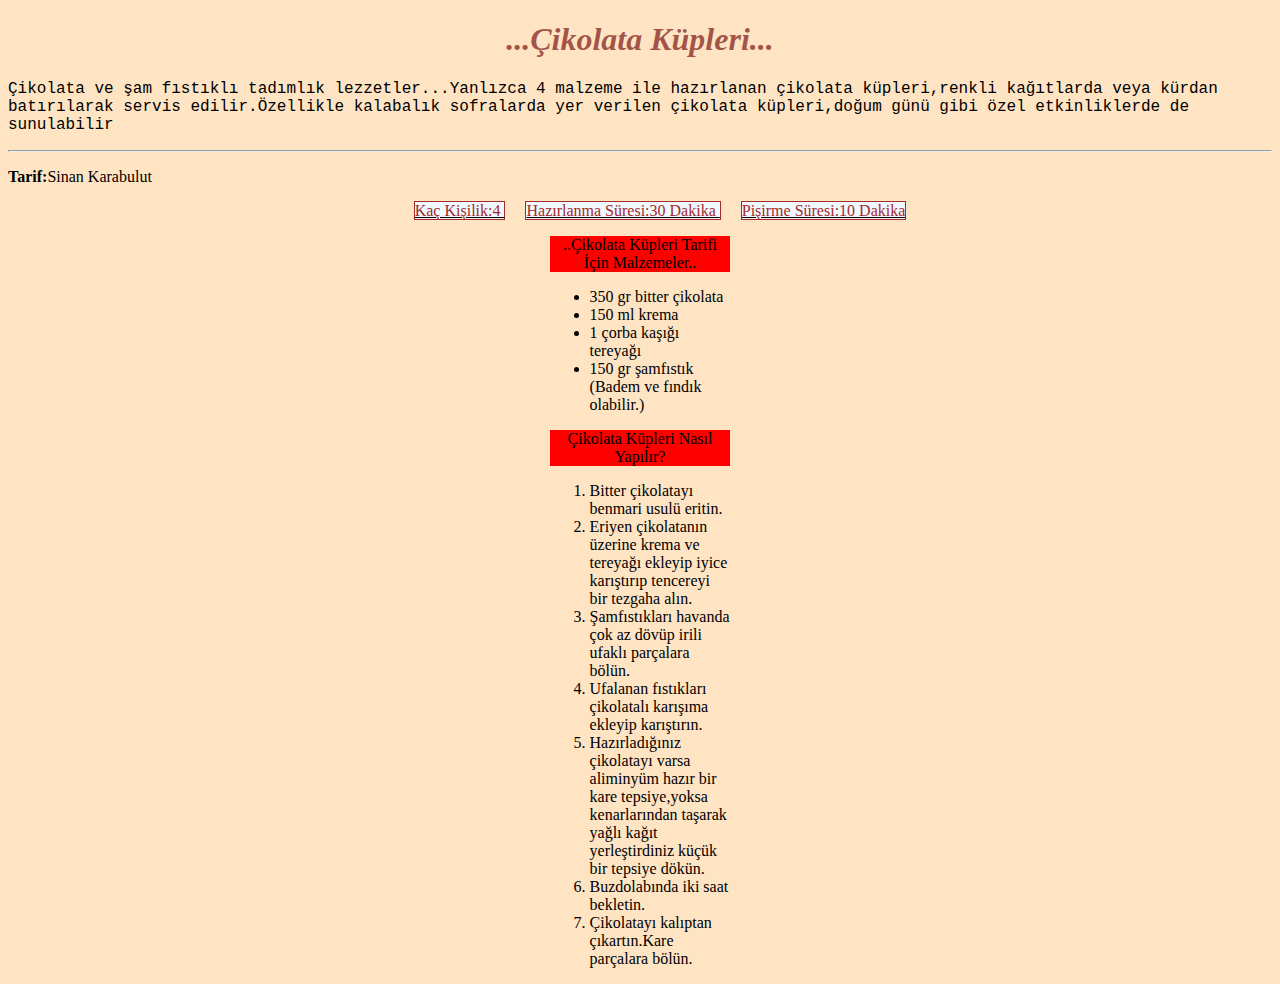
<file: chocolate-cube-recipe/index.html>
<!DOCTYPE html>
<html lang="en">
  <head>
    <meta charset="UTF-8" />
    <meta name="viewport" content="width=device-width, initial-scale=1.0" />
    <title>Recipe for the best Chocolate Cube on the planet!</title>
    <style>
      body {
        background-color: bisque;
      }
      h1 {
        text-align: center;
        font-style: oblique;
        color: rgba(123, 18, 18, 0.7);
      }
      span {
        color: brown;
        background-color: aliceblue;
        border-style: solid;
        border-width: 1px;
        margin: 10px;
      }
      article {
        text-align: center;
        width: 17%;
      }
      ul {
        text-align: left;
      }
      li {
        text-align: left;
      }
    </style>
  </head>
  <body>
    <h1>...Çikolata Küpleri...</h1>
    <p style="font-family: 'Courier New', Courier, monospace">
      Çikolata ve şam fıstıklı tadımlık lezzetler...Yanlızca 4 malzeme ile
      hazırlanan çikolata küpleri,renkli kağıtlarda veya kürdan batırılarak
      servis edilir.Özellikle kalabalık sofralarda yer verilen çikolata
      küpleri,doğum günü gibi özel etkinliklerde de sunulabilir
    </p>
    <hr />
    <p><b>Tarif:</b>Sinan Karabulut</p>

    <div align="center">
      <ul>
        <p align="center">
          <u>
            <span>Kaç Kişilik:4 </span>
            <span>Hazırlanma Süresi:30 Dakika </span>
            <span>Pişirme Süresi:10 Dakika </span>
          </u>
        </p>
      </ul>
    </div>
    <div align="center" style="margin-left: 100px; margin-right: 100px">
      <article>
        <p style="background-color: red">
          ..Çikolata Küpleri Tarifi İçin Malzemeler..
        </p>
        <ul>
          <li>350 gr bitter çikolata</li>
          <li>150 ml krema</li>
          <li>1 çorba kaşığı tereyağı</li>
          <li>150 gr şamfıstık (Badem ve fındık olabilir.)</li>
        </ul>
      </article>

      <article>
        <p style="background-color: red">Çikolata Küpleri Nasıl Yapılır?</p>
        <ol>
          <li>Bitter çikolatayı benmari usulü eritin.</li>
          <li>
            Eriyen çikolatanın üzerine krema ve tereyağı ekleyip iyice
            karıştırıp tencereyi bir tezgaha alın.
          </li>
          <li>
            Şamfıstıkları havanda çok az dövüp irili ufaklı parçalara bölün.
          </li>
          <li>Ufalanan fıstıkları çikolatalı karışıma ekleyip karıştırın.</li>
          <li>
            Hazırladığınız çikolatayı varsa aliminyüm hazır bir kare
            tepsiye,yoksa kenarlarından taşarak yağlı kağıt yerleştirdiniz küçük
            bir tepsiye dökün.
          </li>
          <li>Buzdolabında iki saat bekletin.</li>
          <li>Çikolatayı kalıptan çıkartın.Kare parçalara bölün.</li>
        </ol>
      </article>
    </div>
  </body>
</html>
</file>
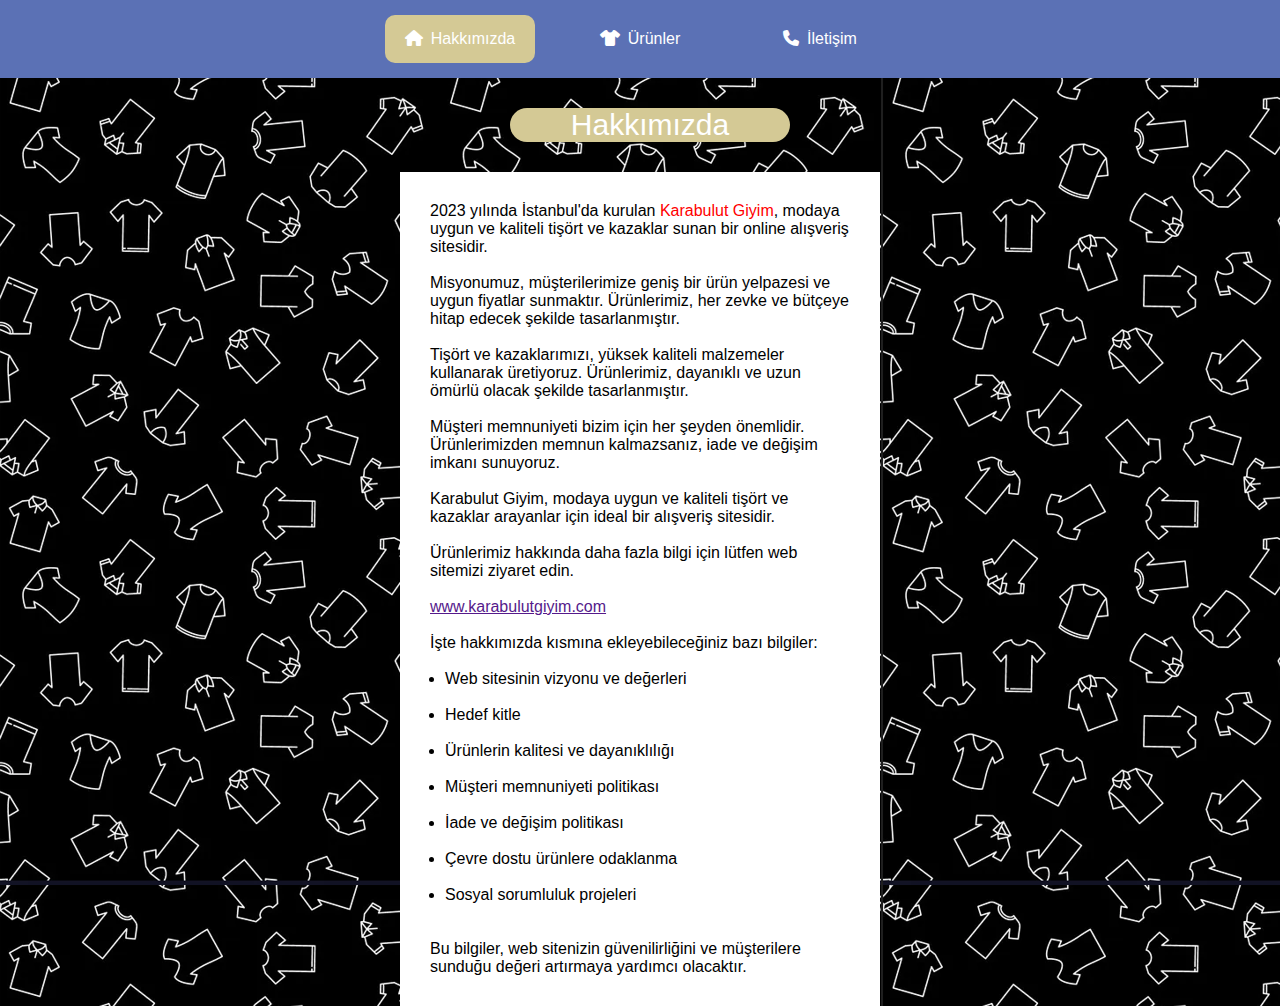
<file: e-commerce/index.html>
<!DOCTYPE html>
<html lang="en">
<head>
    <meta charset="UTF-8">
    <meta name="viewport" content="width=device-width, initial-scale=1.0">
    <title>Document</title>
    <link rel="stylesheet" href="css/style.css">
    <link rel="stylesheet" href="https://cdnjs.cloudflare.com/ajax/libs/font-awesome/6.5.1/css/all.min.css">
</head>
    <body>
        <nav>
            <ul>
                <li class="active"><a href="index.html"><i class="fas fa-solid fa-house"></i>Hakkımızda</a></li>
                <li><a href="products.html"><i class="fas fa-solid fa-shirt"></i>Ürünler</a>
                    <div class="sub-menu-1">
                        <ul>
                            <li><a href="tshirt.html">T-shirt</a></li>
                            <li><a href="kazak.html">Kazak</a></li>
                        </ul>
                    </div>
                </li>
                <li><a href="contact.html"><i class="fas fa-solid fa-phone"></i>İletişim</a></li>
            </ul>
        </nav>
    
        <aside>
    
        </aside>
    
        <section>
            <div class="about-us">
                <p>Hakkımızda</p>
            </div>
                <div class="text">
                    <p >2023 yılında İstanbul'da kurulan <span>Karabulut Giyim</span>, modaya uygun ve kaliteli tişört ve kazaklar sunan bir online alışveriş sitesidir.<br><br>

                    Misyonumuz, müşterilerimize geniş bir ürün yelpazesi ve uygun fiyatlar sunmaktır. Ürünlerimiz, her zevke ve bütçeye hitap edecek şekilde tasarlanmıştır.<br><br>
                    
                    Tişört ve kazaklarımızı, yüksek kaliteli malzemeler kullanarak üretiyoruz. Ürünlerimiz, dayanıklı ve uzun ömürlü olacak şekilde tasarlanmıştır.<br><br>
                    
                    Müşteri memnuniyeti bizim için her şeyden önemlidir. Ürünlerimizden memnun kalmazsanız, iade ve değişim imkanı sunuyoruz.<br><br>
                    
                    Karabulut Giyim, modaya uygun ve kaliteli tişört ve kazaklar arayanlar için ideal bir alışveriş sitesidir.<br><br>
                    
                    Ürünlerimiz hakkında daha fazla bilgi için lütfen web sitemizi ziyaret edin.<br><br>

                    <a href="">www.karabulutgiyim.com</a><br><br>

                    İşte hakkımızda kısmına ekleyebileceğiniz bazı bilgiler:<br><br>
                    <ul>
                        <li>Web sitesinin vizyonu ve değerleri</li><br>
                        <li>Hedef kitle</li><br>
                        <li>Ürünlerin kalitesi ve dayanıklılığı</li><br>
                        <li>Müşteri memnuniyeti politikası</li><br>
                        <li>İade ve değişim politikası</li><br>
                        <li>Çevre dostu ürünlere odaklanma</li><br>
                        <li>Sosyal sorumluluk projeleri</li><br>                 
                    </ul><br>

                    Bu bilgiler, web sitenizin güvenilirliğini ve müşterilere sunduğu değeri artırmaya yardımcı olacaktır.
                </p>
                </div>
                
        </section>
    
        <footer>
    
        </footer>
    </body>
</html>
</file>
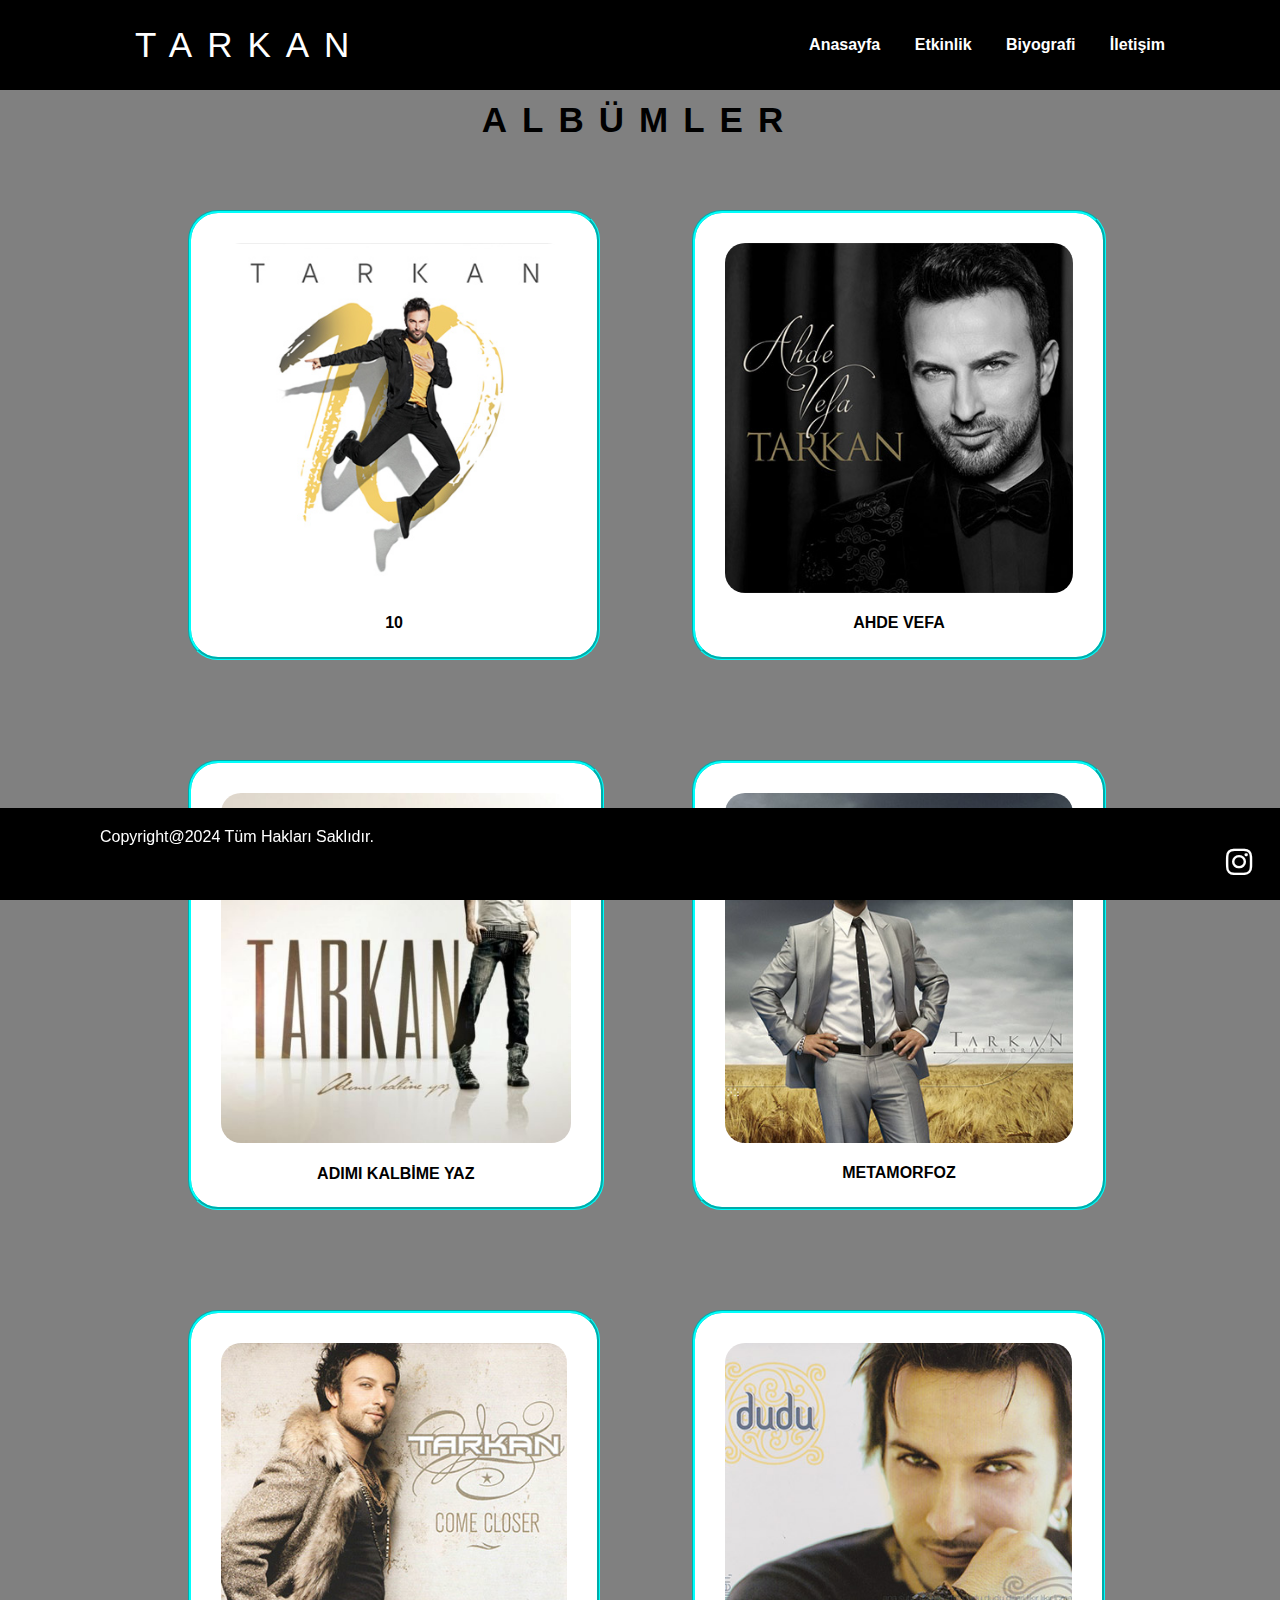
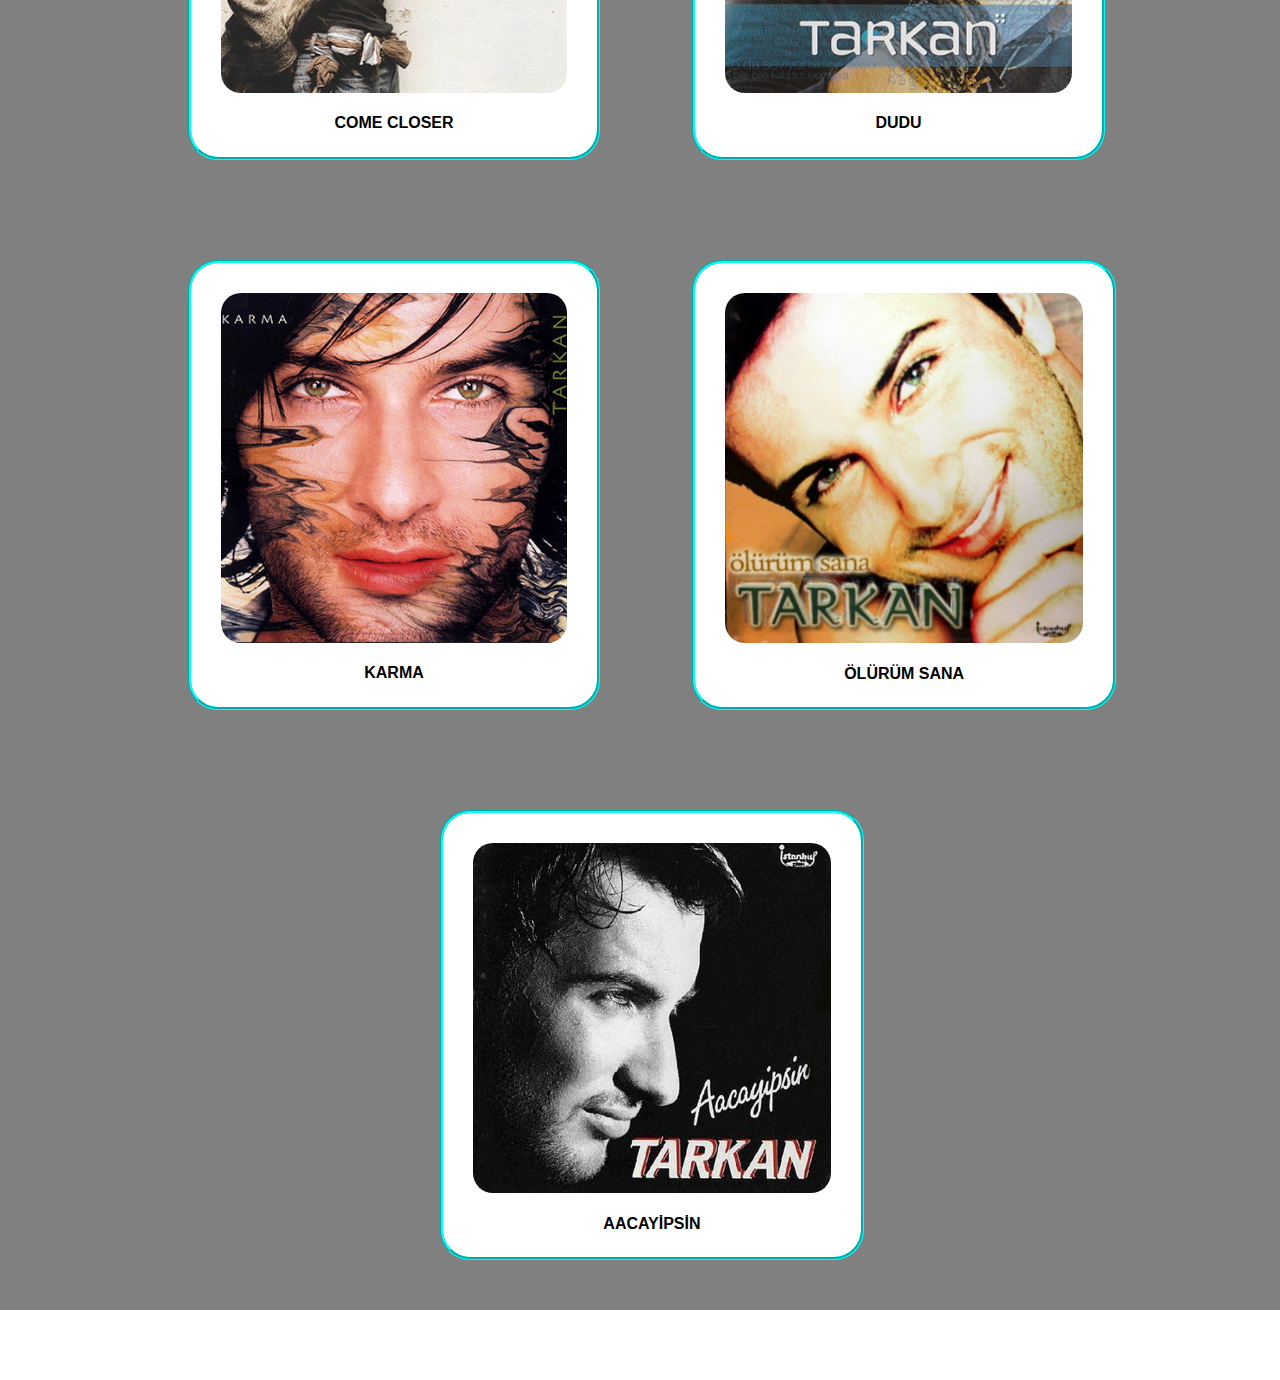
<file: my-hobby-site/index.html>
<!DOCTYPE html>
<html lang="en">
<head>
    <meta charset="UTF-8">
    <meta name="viewport" content="width=device-width, initial-scale=1.0">
    <title>Document</title>
    <link rel="stylesheet" href="css/style.css">
    <link rel="stylesheet" href="https://cdnjs.cloudflare.com/ajax/libs/font-awesome/6.5.1/css/all.min.css">
</head>
<body>
    <nav>
        <a href="index.html"><p>TARKAN</p></a>
        <ul>
            <li><a href="index.html">Anasayfa</a></li>
            <li><a href="activity.html">Etkinlik</a></li>
            <li><a href="profile.html">Biyografi</a></li>
            <li><a href="communication.html">İletişim</a></li>
        </ul>
    </nav>
    <section>
        <h1>ALBÜMLER</h1>
        <article>
            <div class="album-playlist">
                <div class="row">
                    <div class="post">
                        <div class="album-list">
                            <img src="assets/10.jpg" alt="">
                            <p>10</p>
                        </div>
                    </div>
                    <div class="post"> 
                        <div class="album-list">
                            <img src="assets/ahdevefa.jpg" alt="">
                            <p>AHDE VEFA</p>
                        </div>
                    </div>
                    <div class="post"> 
                        <div class="album-list">
                            <img src="assets/adımıkalbimeyaz.jpg" alt="">
                            <p>ADIMI KALBİME YAZ</p>
                        </div>
                    </div>
                    <div class="post"> 
                        <div class="album-list">
                            <img src="assets/metamorfoz.jpg" alt="">
                            <p>METAMORFOZ</p>
                        </div>
                    </div>
                    <div class="post"> 
                        <div class="album-list">
                            <img src="assets/comeCloser.jpg" alt="">
                            <p>COME CLOSER</p>
                        </div>
                    </div>
                    <div class="post"> 
                        <div class="album-list">
                            <img src="assets/dudu.jpg" alt="">
                            <p>DUDU</p>
                        </div>
                    </div>
                    <div class="post"> 
                        <div class="album-list">
                            <img src="assets/karma.jpg" alt="">
                            <p>KARMA</p>
                        </div>
                    </div>
                    <div class="post"> 
                        <div class="album-list">
                            <img src="assets/olurumsana.jpg" alt="">
                            <p>ÖLÜRÜM SANA</p>
                        </div>
                    </div>
                    <div class="post"> 
                        <div class="album-list">
                            <img src="assets/aacayipsin.jpg" alt="">
                            <p>AACAYİPSİN</p>
                        </div>
                    </div>

                </div>
            </div>
        </article>
    </section>
    <footer>
        <div>
            <p>Copyright@2024 Tüm Hakları Saklıdır.</p>
            <ul>
                <li><a href="https://www.instagram.com/tarkan"><i class="fa-brands fa-instagram"></i></a></li>
                <li><a href="https://www.instagram.com/tarkan"><i class="fa-brands fa-facebook"></i></a></li>
                <li><a href="https://twitter.com/tarkan"><i class="fa-brands fa-x-twitter"></i></a></li>
                <li><a href="https://www.youtube.com/user/Tarkan"><i class="fa-brands fa-youtube"></i></a></li>
            </ul>
        </div>
    </footer>
</body>
</html>
</file>
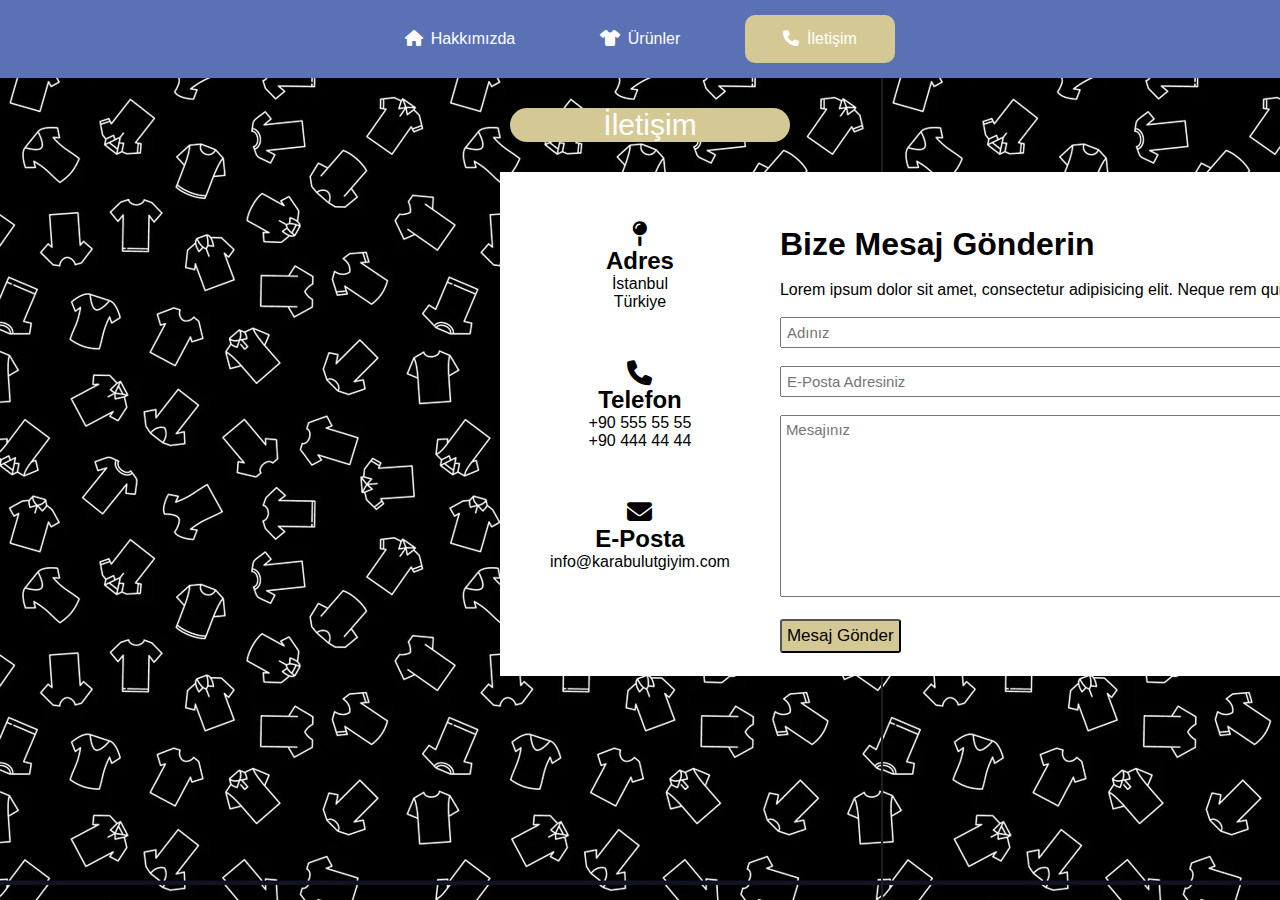
<file: e-commerce/contact.html>
<!DOCTYPE html>
<html lang="en">
<head>
    <meta charset="UTF-8">
    <meta name="viewport" content="width=device-width, initial-scale=1.0">
    <title>Document</title>
    <link rel="stylesheet" href="css/style.css">
    <link rel="stylesheet" href="https://cdnjs.cloudflare.com/ajax/libs/font-awesome/6.5.1/css/all.min.css">
</head>
<body>
    <nav>
        <ul>
            <li ><a href="index.html"><i class="fas fa-solid fa-house"></i>Hakkımızda</a></li>
            <li><a href="products.html"><i class="fas fa-solid fa-shirt"></i>Ürünler</a>
                <div class="sub-menu-1">
                    <ul>
                        <li><a href="tshirt.html">T-shirt</a></li>
                        <li><a href="kazak.html">Kazak</a></li>
                    </ul>
                </div>
            </li>
            <li class="active"><a href="contact.html"><i class="fas fa-solid fa-phone"></i>İletişim</a></li>
        </ul>
    </nav>
    

    <section>
    
        <div class="about-us">
            <p>İletişim</p>
        </div>
        <div class="center">
            <div class="txtcall">
                <ul>
                    <li>
                        <i class="fa fa-map-pin" aria-hidden="true" style="font-size: 25px;"></i>
                        <h2>Adres</h2>
                        <p>İstanbul</p>
                        <p>Türkiye</p>
                    </li>
                    <li>
                        <i class="fa fa-phone" aria-hidden="true" style="font-size: 25px;" ></i>
                        <h2>Telefon</h2>
                        <p>+90 555 55 55</p>
                        <p>+90  444 44 44</p>
                    </li>
                    <li>
                        <i class="fa fa-envelope" aria-hidden="true" style="font-size: 25px;"></i>
                        <h2>E-Posta</h2>
                        <p>info@karabulutgiyim.com</p>
                    </li>
                </ul>
            </div>
    
            <div class="txtmsg">
                <ul>
                <br><br><br>
                   <li><h1>Bize Mesaj Gönderin</h1></li><br>
                   <li>Lorem ipsum dolor sit amet, consectetur adipisicing elit. Neque rem quis quo.</li><br>
                   <li><input type="text" placeholder="Adınız"></li><br>
                   <li><input type="email" placeholder="E-Posta Adresiniz"></li><br>
                   <li><textarea name="" id="" cols="30" rows="10" placeholder="Mesajınız"></textarea></li><br>
                   <li><button>Mesaj Gönder</button></li> <br>
                </ul>
            </div>
        </div>
        
            
    </section>

</body>
</html>
</file>
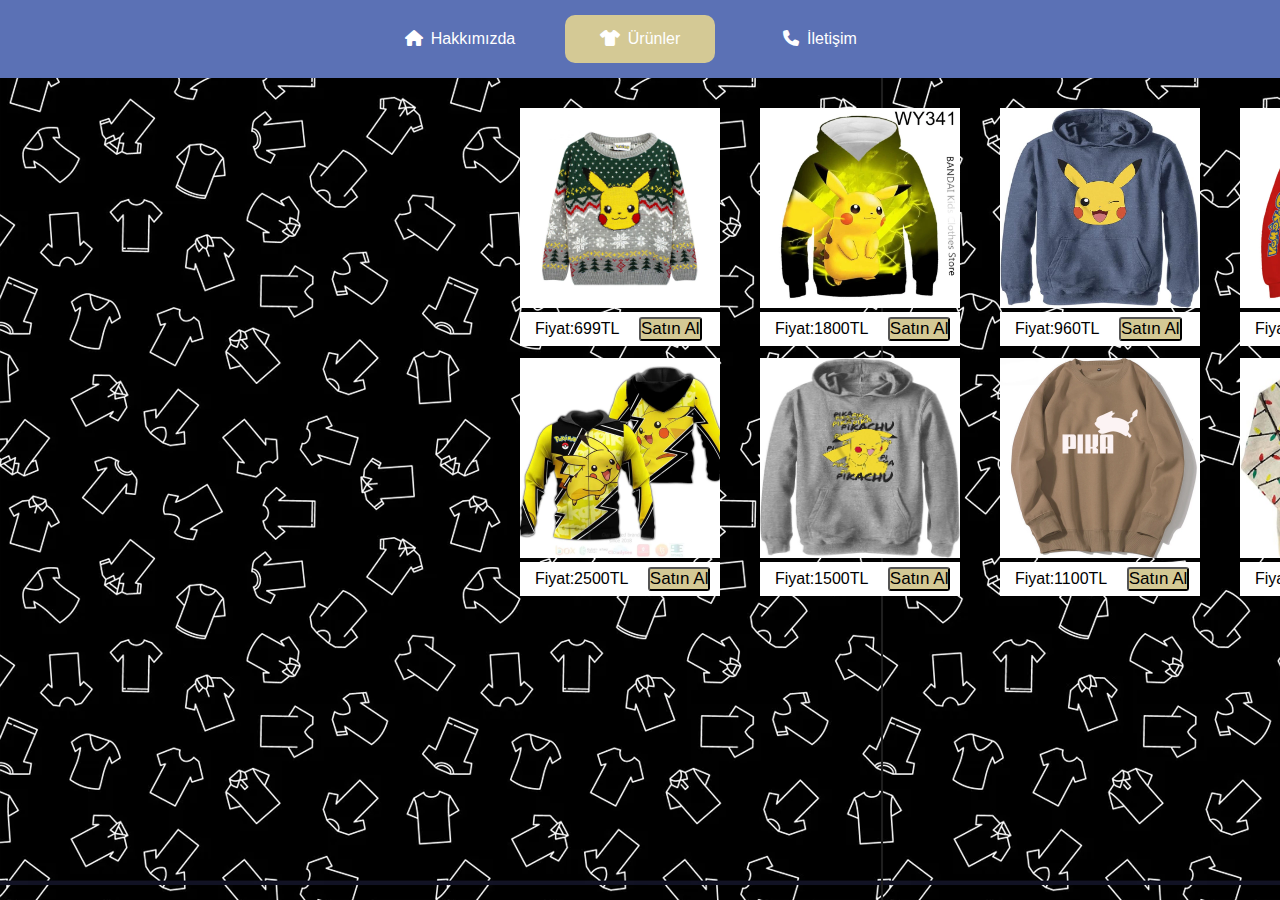
<file: e-commerce/kazak.html>
<!DOCTYPE html>
<html lang="en">
<head>
    <meta charset="UTF-8">
    <meta name="viewport" content="width=device-width, initial-scale=1.0">
    <title>Document</title>
    <link rel="stylesheet" href="css/style.css">
    <link rel="stylesheet" href="https://cdnjs.cloudflare.com/ajax/libs/font-awesome/6.5.1/css/all.min.css">
</head>
<body>
    <nav>
        <ul>
            <li><a href="index.html"><i class="fas fa-solid fa-house"></i>Hakkımızda</a></li>
            <li class="active"><a href="products.html"><i class="fas fa-solid fa-shirt"></i>Ürünler</a>
                <div class="sub-menu-1">
                    <ul>
                        <li><a href="tshirt.html">T-shirt</a></li>
                        <li><a href="kazak.html">Kazak</a></li>
                    </ul>
                </div>
            </li>
            <li><a href="contact.html"><i class="fas fa-solid fa-phone"></i>İletişim</a></li>
        </ul>
    </nav>
    <section>
        <div class="products">
            
            <div class="tshirt-image">
                <img src="css/s1.jpeg" alt="" width="200">
                <div class="tshirt-details">
                    <ul>
                        <li><p>Fiyat:699TL</p></li>
                        <li><button>Satın Al</button></li>
                    </ul>                   
                </div>
            </div>

            <div class="tshirt-image">
                <img src="css/s2.webp" alt="" width="200">
                <div class="tshirt-details">
                    <ul>
                        <li><p>Fiyat:1800TL</p></li>
                        <li><button>Satın Al</button></li>
                    </ul>                   
                </div>
            </div>

            <div class="tshirt-image">
                <img src="css/s3.jpg" alt="" width="200" height="200">
                <div class="tshirt-details">
                    <ul>
                        <li><p>Fiyat:960TL</p></li>
                        <li><button>Satın Al</button></li>
                    </ul>                   
                </div>
            </div>

            <div class="tshirt-image">
                <img src="css/s4.jpg" alt="" width="200" height="200">
                <div class="tshirt-details">
                    <ul>
                        <li><p>Fiyat:900TL</p></li>
                        <li><button>Satın Al</button></li>
                    </ul>                   
                </div>
            </div>     
        </div>
        <div class="products">
            <div class="tshirt-image">
                <img src="css/s5.jpg" alt="" width="200" height="200">
                <div class="tshirt-details">
                    <ul>
                        <li><p>Fiyat:2500TL</p></li>
                        <li><button>Satın Al</button></li>
                    </ul>                   
                </div>
            </div>

            <div class="tshirt-image">
                <img src="css/s6.jpg" alt="" width="200" height="200">
                <div class="tshirt-details">
                    <ul>
                        <li><p>Fiyat:1500TL</p></li>
                        <li><button>Satın Al</button></li>
                    </ul>                   
                </div>
            </div>

            <div class="tshirt-image">
                <img src="css/s7.jpeg" alt="" width="200" height="200">
                <div class="tshirt-details">
                    <ul>
                        <li><p>Fiyat:1100TL</p></li>
                        <li><button>Satın Al</button></li>
                    </ul>                   
                </div>
            </div>

            <div class="tshirt-image">
                <img src="css/s8.jpg" alt="" width="200" height="200">
                <div class="tshirt-details">
                    <ul>
                        <li><p>Fiyat:750TL</p></li>
                        <li><button>Satın Al</button></li>
                    </ul>                   
                </div>
            </div>
        </div>
    </section>
</body>
</html>
</file>
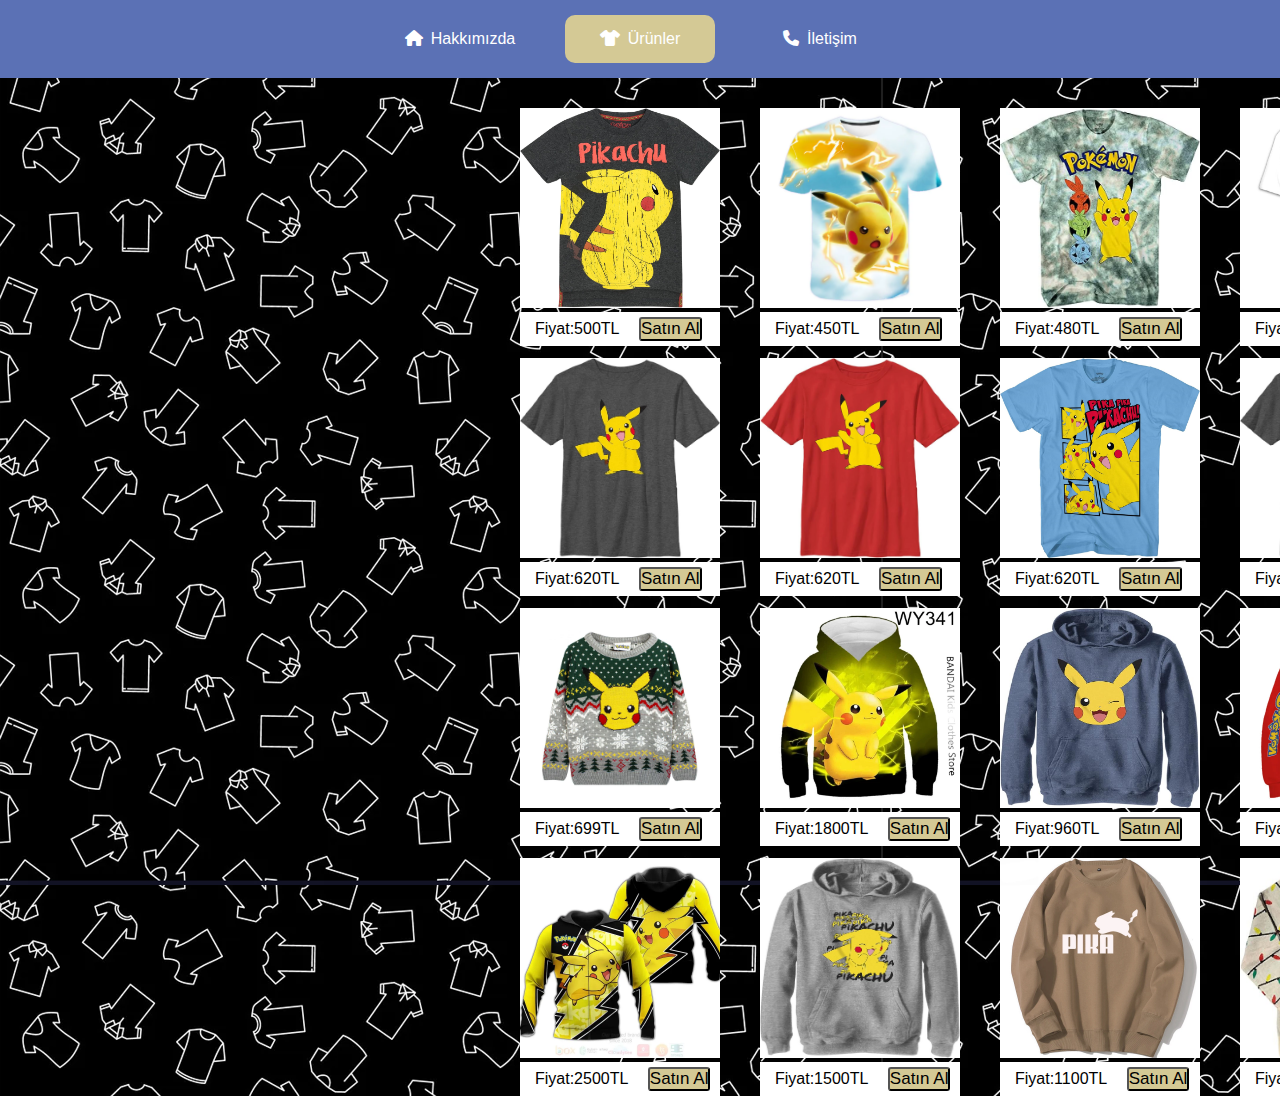
<file: e-commerce/products.html>
<!DOCTYPE html>
<html lang="en">
<head>
    <meta charset="UTF-8">
    <meta name="viewport" content="width=device-width, initial-scale=1.0">
    <title>Document</title>
    <link rel="stylesheet" href="css/style.css">
    <link rel="stylesheet" href="https://cdnjs.cloudflare.com/ajax/libs/font-awesome/6.5.1/css/all.min.css">
</head>
<body>
    <nav>
        <ul>
            <li><a href="index.html"><i class="fas fa-solid fa-house"></i>Hakkımızda</a></li>
            <li class="active"><a href="products.html"><i class="fas fa-solid fa-shirt"></i>Ürünler</a>
                <div class="sub-menu-1">
                    <ul>
                        <li><a href="tshirt.html">T-shirt</a></li>
                        <li><a href="kazak.html">Kazak</a></li>
                    </ul>
                </div>
            </li>
            <li><a href="contact.html"><i class="fas fa-solid fa-phone"></i>İletişim</a></li>
        </ul>
    </nav>
    <section>
        <div class="products">
            
            <div class="tshirt-image">
                <img src="css/pikachu.jpg" alt="" width="200">
                <div class="tshirt-details">
                    <ul>
                        <li><p>Fiyat:500TL</p></li>
                        <li><button>Satın Al</button></li>
                    </ul>                   
                </div>
            </div>

            <div class="tshirt-image">
                <img src="css/pikachu2.jpg" alt="" width="200">
                <div class="tshirt-details">
                    <ul>
                        <li><p>Fiyat:450TL</p></li>
                        <li><button>Satın Al</button></li>
                    </ul>                   
                </div>
            </div>

            <div class="tshirt-image">
                <img src="css/fix.jpg" alt="" width="200" height="200">
                <div class="tshirt-details">
                    <ul>
                        <li><p>Fiyat:480TL</p></li>
                        <li><button>Satın Al</button></li>
                    </ul>                   
                </div>
            </div>

            <div class="tshirt-image">
                <img src="css/rhydon.jpg" alt="" width="200" height="200">
                <div class="tshirt-details">
                    <ul>
                        <li><p>Fiyat:620TL</p></li>
                        <li><button>Satın Al</button></li>
                    </ul>                   
                </div>
            </div>     
        </div>
        <div class="products">
            <div class="tshirt-image">
                <img src="css/pikachu-black.jpg" alt="" width="200" height="200">
                <div class="tshirt-details">
                    <ul>
                        <li><p>Fiyat:620TL</p></li>
                        <li><button>Satın Al</button></li>
                    </ul>                   
                </div>
            </div>

            <div class="tshirt-image">
                <img src="css/pikachu-red.jpg" alt="" width="200" height="200">
                <div class="tshirt-details">
                    <ul>
                        <li><p>Fiyat:620TL</p></li>
                        <li><button>Satın Al</button></li>
                    </ul>                   
                </div>
            </div>

            <div class="tshirt-image">
                <img src="css/pikachu-blue.jpg" alt="" width="200" height="200">
                <div class="tshirt-details">
                    <ul>
                        <li><p>Fiyat:620TL</p></li>
                        <li><button>Satın Al</button></li>
                    </ul>                   
                </div>
            </div>

            <div class="tshirt-image">
                <img src="css/squirtle.jpg" alt="" width="200" height="200">
                <div class="tshirt-details">
                    <ul>
                        <li><p>Fiyat:620TL</p></li>
                        <li><button>Satın Al</button></li>
                    </ul>                   
                </div>
            </div>
        </div>
        <div class="products">
            
            <div class="tshirt-image">
                <img src="css/s1.jpeg" alt="" width="200">
                <div class="tshirt-details">
                    <ul>
                        <li><p>Fiyat:699TL</p></li>
                        <li><button>Satın Al</button></li>
                    </ul>                   
                </div>
            </div>

            <div class="tshirt-image">
                <img src="css/s2.webp" alt="" width="200">
                <div class="tshirt-details">
                    <ul>
                        <li><p>Fiyat:1800TL</p></li>
                        <li><button>Satın Al</button></li>
                    </ul>                   
                </div>
            </div>

            <div class="tshirt-image">
                <img src="css/s3.jpg" alt="" width="200" height="200">
                <div class="tshirt-details">
                    <ul>
                        <li><p>Fiyat:960TL</p></li>
                        <li><button>Satın Al</button></li>
                    </ul>                   
                </div>
            </div>

            <div class="tshirt-image">
                <img src="css/s4.jpg" alt="" width="200" height="200">
                <div class="tshirt-details">
                    <ul>
                        <li><p>Fiyat:900TL</p></li>
                        <li><button>Satın Al</button></li>
                    </ul>                   
                </div>
            </div>     
        </div>
        <div class="products">
            <div class="tshirt-image">
                <img src="css/s5.jpg" alt="" width="200" height="200">
                <div class="tshirt-details">
                    <ul>
                        <li><p>Fiyat:2500TL</p></li>
                        <li><button>Satın Al</button></li>
                    </ul>                   
                </div>
            </div>

            <div class="tshirt-image">
                <img src="css/s6.jpg" alt="" width="200" height="200">
                <div class="tshirt-details">
                    <ul>
                        <li><p>Fiyat:1500TL</p></li>
                        <li><button>Satın Al</button></li>
                    </ul>                   
                </div>
            </div>

            <div class="tshirt-image">
                <img src="css/s7.jpeg" alt="" width="200" height="200">
                <div class="tshirt-details">
                    <ul>
                        <li><p>Fiyat:1100TL</p></li>
                        <li><button>Satın Al</button></li>
                    </ul>                   
                </div>
            </div>

            <div class="tshirt-image">
                <img src="css/s8.jpg" alt="" width="200" height="200">
                <div class="tshirt-details">
                    <ul>
                        <li><p>Fiyat:750TL</p></li>
                        <li><button>Satın Al</button></li>
                    </ul>                   
                </div>
            </div>
        </div>

    </section>
</body>
</html>
</file>
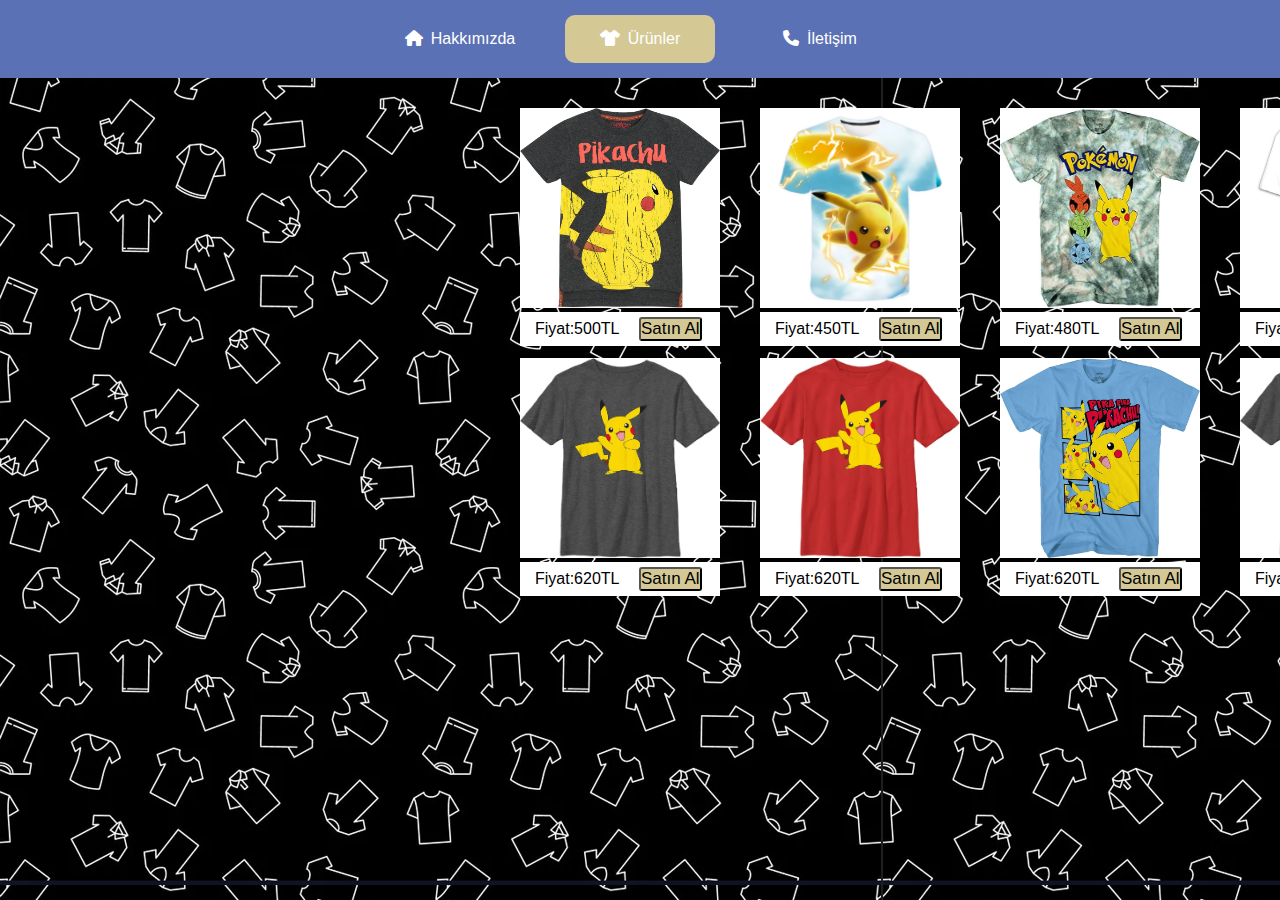
<file: e-commerce/tshirt.html>
<!DOCTYPE html>
<html lang="en">
<head>
    <meta charset="UTF-8">
    <meta name="viewport" content="width=device-width, initial-scale=1.0">
    <title>Document</title>
    <link rel="stylesheet" href="css/style.css">
    <link rel="stylesheet" href="https://cdnjs.cloudflare.com/ajax/libs/font-awesome/6.5.1/css/all.min.css">
</head>
<body>
    <nav>
        <ul>
            <li><a href="index.html"><i class="fas fa-solid fa-house"></i>Hakkımızda</a></li>
            <li class="active"><a href="products.html"><i class="fas fa-solid fa-shirt"></i>Ürünler</a>
                <div class="sub-menu-1">
                    <ul>
                        <li><a href="tshirt.html">T-shirt</a></li>
                        <li><a href="kazak.html">Kazak</a></li>
                    </ul>
                </div>
            </li>
            <li><a href="contact.html"><i class="fas fa-solid fa-phone"></i>İletişim</a></li>
        </ul>
    </nav>
    <section>
        <div class="products">
            
            <div class="tshirt-image">
                <img src="css/pikachu.jpg" alt="" width="200">
                <div class="tshirt-details">
                    <ul>
                        <li><p>Fiyat:500TL</p></li>
                        <li><button>Satın Al</button></li>
                    </ul>                   
                </div>
            </div>

            <div class="tshirt-image">
                <img src="css/pikachu2.jpg" alt="" width="200">
                <div class="tshirt-details">
                    <ul>
                        <li><p>Fiyat:450TL</p></li>
                        <li><button>Satın Al</button></li>
                    </ul>                   
                </div>
            </div>

            <div class="tshirt-image">
                <img src="css/fix.jpg" alt="" width="200" height="200">
                <div class="tshirt-details">
                    <ul>
                        <li><p>Fiyat:480TL</p></li>
                        <li><button>Satın Al</button></li>
                    </ul>                   
                </div>
            </div>

            <div class="tshirt-image">
                <img src="css/rhydon.jpg" alt="" width="200" height="200">
                <div class="tshirt-details">
                    <ul>
                        <li><p>Fiyat:620TL</p></li>
                        <li><button>Satın Al</button></li>
                    </ul>                   
                </div>
            </div>     
        </div>
        <div class="products">
            <div class="tshirt-image">
                <img src="css/pikachu-black.jpg" alt="" width="200" height="200">
                <div class="tshirt-details">
                    <ul>
                        <li><p>Fiyat:620TL</p></li>
                        <li><button>Satın Al</button></li>
                    </ul>                   
                </div>
            </div>

            <div class="tshirt-image">
                <img src="css/pikachu-red.jpg" alt="" width="200" height="200">
                <div class="tshirt-details">
                    <ul>
                        <li><p>Fiyat:620TL</p></li>
                        <li><button>Satın Al</button></li>
                    </ul>                   
                </div>
            </div>

            <div class="tshirt-image">
                <img src="css/pikachu-blue.jpg" alt="" width="200" height="200">
                <div class="tshirt-details">
                    <ul>
                        <li><p>Fiyat:620TL</p></li>
                        <li><button>Satın Al</button></li>
                    </ul>                   
                </div>
            </div>

            <div class="tshirt-image">
                <img src="css/squirtle.jpg" alt="" width="200" height="200">
                <div class="tshirt-details">
                    <ul>
                        <li><p>Fiyat:620TL</p></li>
                        <li><button>Satın Al</button></li>
                    </ul>                   
                </div>
            </div>
        </div>
    </section>
</body>
</html>
</file>
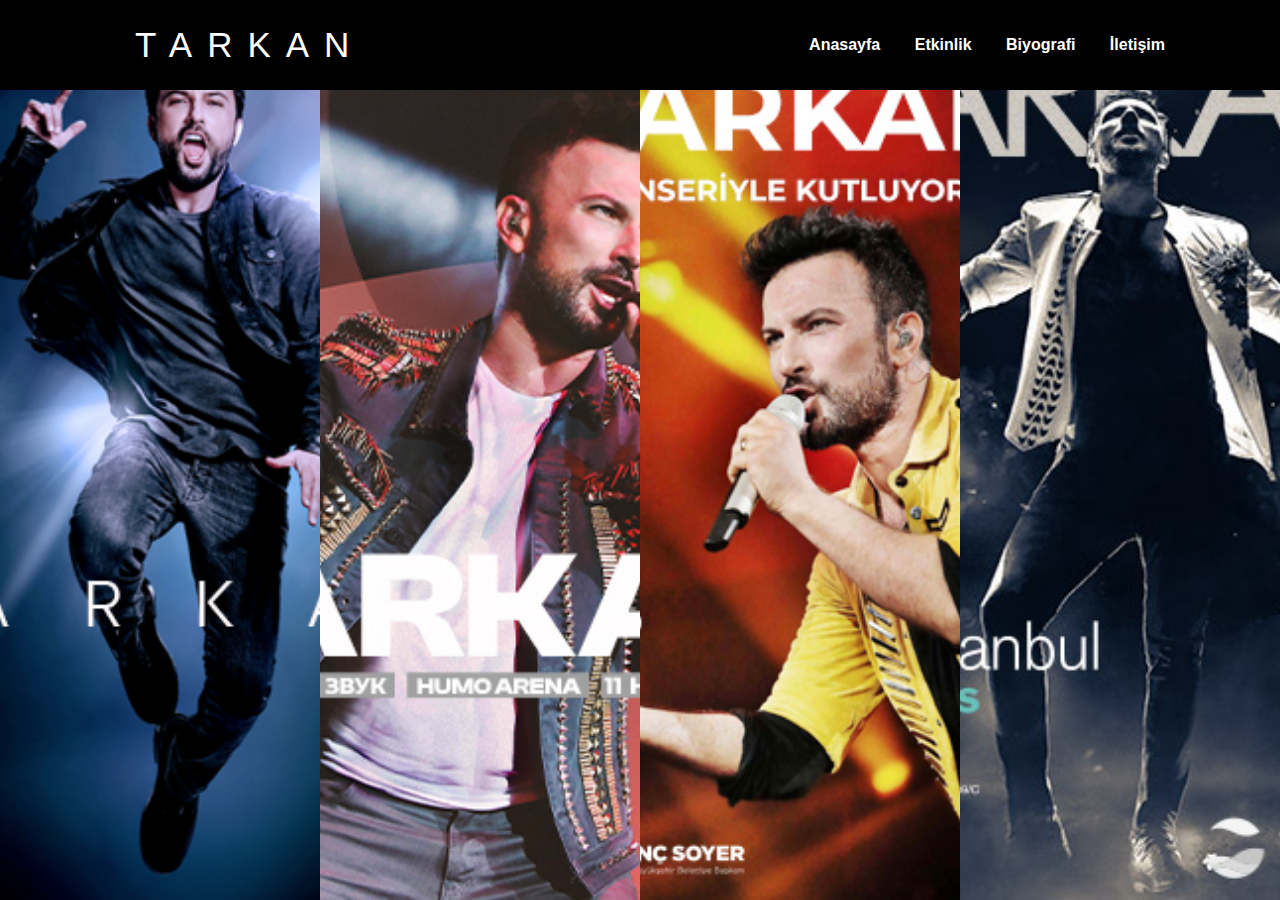
<file: my-hobby-site/activity.html>
<!DOCTYPE html>
<html lang="en">
<head>
    <meta charset="UTF-8">
    <meta name="viewport" content="width=device-width, initial-scale=1.0">
    <title>Document</title>
    <link rel="stylesheet" href="css/activity.css">
    
    <link rel="stylesheet" href="https://cdnjs.cloudflare.com/ajax/libs/font-awesome/6.5.1/css/all.min.css">
</head>
<body>
    <nav>
        <a href="index.html"><p>TARKAN</p></a>
        <ul>
            <li><a href="index.html">Anasayfa</a></li>
            <li><a href="activity.html">Etkinlik</a></li>
            <li><a href="profile.html">Biyografi</a></li>
            <li><a href="communication.html">İletişim</a></li>
        </ul>
    </nav>
    <section class="content">
        <div class="item">
            <img src="assets/konser1.jpg" alt="konser1">
            <div class="text">
                <div class="text-inner">
                    <h3>Açık Hava Konseri</h3>
                    <a href="#">Keşfet
                         <span>
                            <i class="fa-solid fa-asterisk"></i>
                        </span>
                    </a>
                </div>
            </div>
        </div>
        <div class="item">
            <img src="assets/konser2.jpg" alt="konser1">
            <div class="text">
                <div class="text-inner">
                    <h3>Rusya'da Buluşuyoruz</h3>
                    <a href="#">Keşfet
                         <span>
                            <i class="fa-solid fa-asterisk"></i>
                        </span>
                    </a>
                </div>
            </div>
        </div>
        <div class="item">
            <img src="assets/konser3.jpg" alt="konser1">
            <div class="text">
                <div class="text-inner">
                    <h3>100.Yıl Kutlamaları</h3>
                    <a href="#">Keşfet
                         <span>
                            <i class="fa-solid fa-asterisk"></i>
                        </span>
                    </a>
                </div>
            </div>
        </div>
        <div class="item">
            <img src="assets/konser4.jpg" alt="konser1">
            <div class="text">
                <div class="text-inner">
                    <h3>Vadistanbul Konseri</h3>
                    <a href="#">Keşfet
                         <span>
                            <i class="fa-solid fa-asterisk"></i>
                        </span>
                    </a>
                </div>
            </div>
        </div>
    </section>
</body>
</html>
</file>
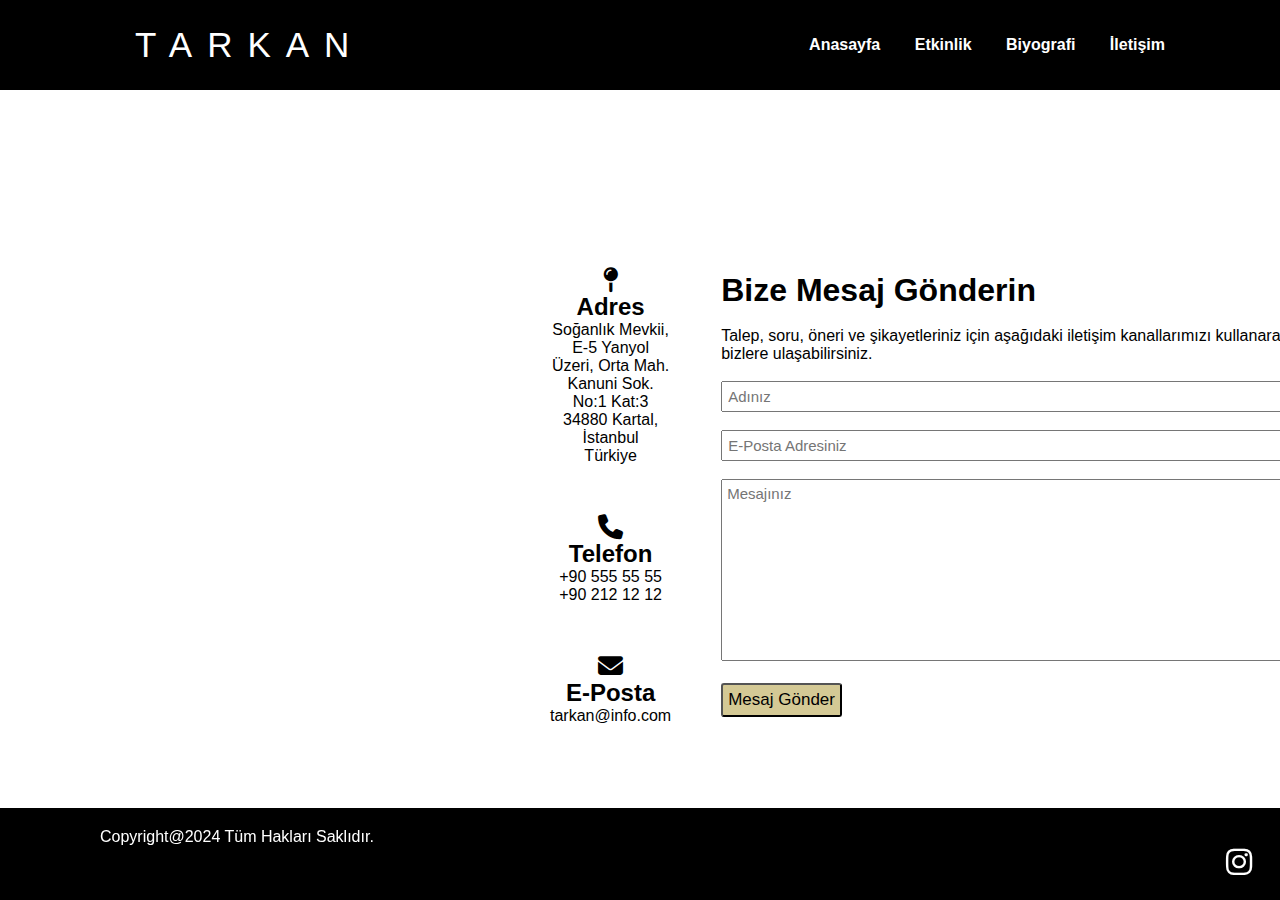
<file: my-hobby-site/communication.html>
<!DOCTYPE html>
<html lang="en">
<head>
    <meta charset="UTF-8">
    <meta name="viewport" content="width=device-width, initial-scale=1.0">
    <title>Document</title>
    <link rel="stylesheet" href="css/communication.css">
    <link rel="stylesheet" href="https://cdnjs.cloudflare.com/ajax/libs/font-awesome/6.5.1/css/all.min.css">
</head>
<body>
    <nav>
        <a href="index.html"><p>TARKAN</p></a>
        <ul>
            <li><a href="index.html">Anasayfa</a></li>
            <li><a href="activity.html">Etkinlik</a></li>
            <li><a href="profile.html">Biyografi</a></li>
            <li><a href="communication.html">İletişim</a></li>
        </ul>
    </nav>
    <section>
    
        <div class="about-us">
            <p>İletişim</p>
        </div>
        <div class="center">
            <div class="txtcall">
                <ul>
                    <li>
                        <i class="fa fa-map-pin" aria-hidden="true" style="font-size: 25px;"></i>
                        <h2>Adres</h2>
                        <p>Soğanlık Mevkii, E-5 Yanyol Üzeri, Orta Mah. Kanuni Sok. No:1 Kat:3 34880 Kartal, İstanbul</p>
                        <p>Türkiye</p>
                    </li>
                    <li>
                        <i class="fa fa-phone" aria-hidden="true" style="font-size: 25px;" ></i>
                        <h2>Telefon</h2>
                        <p>+90 555 55 55</p>
                        <p>+90 212 12 12 </p>
                    </li>
                    <li>
                        <i class="fa fa-envelope" aria-hidden="true" style="font-size: 25px;"></i>
                        <h2>E-Posta</h2>
                        <p>tarkan@info.com</p>
                    </li>
                </ul>
            </div>
    
            <div class="txtmsg">
                <ul>
                <br><br><br>
                   <li><h1>Bize Mesaj Gönderin</h1></li><br>
                   <li>Talep, soru, öneri ve şikayetleriniz için aşağıdaki iletişim kanallarımızı kullanarak bizlere ulaşabilirsiniz.</li><br>
                   <li><input type="text" placeholder="Adınız"></li><br>
                   <li><input type="email" placeholder="E-Posta Adresiniz"></li><br>
                   <li><textarea name="" id="" cols="30" rows="10" placeholder="Mesajınız"></textarea></li><br>
                   <li><button>Mesaj Gönder</button></li> <br>
                </ul>
            </div>
        </div>
        
            
    </section>
    <footer>
        <div>
            <p>Copyright@2024 Tüm Hakları Saklıdır.</p>
            <ul>
                <li><a href="https://www.instagram.com/tarkan" target="_blank"><i class="fa-brands fa-instagram"></i></a></li>
                <li><a href="https://www.instagram.com/tarkan" target="_blank"><i class="fa-brands fa-facebook"></i></a></li>
                <li><a href="https://twitter.com/tarkan" target="_blank"><i class="fa-brands fa-x-twitter"></i></a></li>
                <li><a href="https://www.youtube.com/user/Tarkan" target="_blank"><i class="fa-brands fa-youtube"></i></a></li>
            </ul>
        </div>
    </footer>
</body>
</html>
</file>
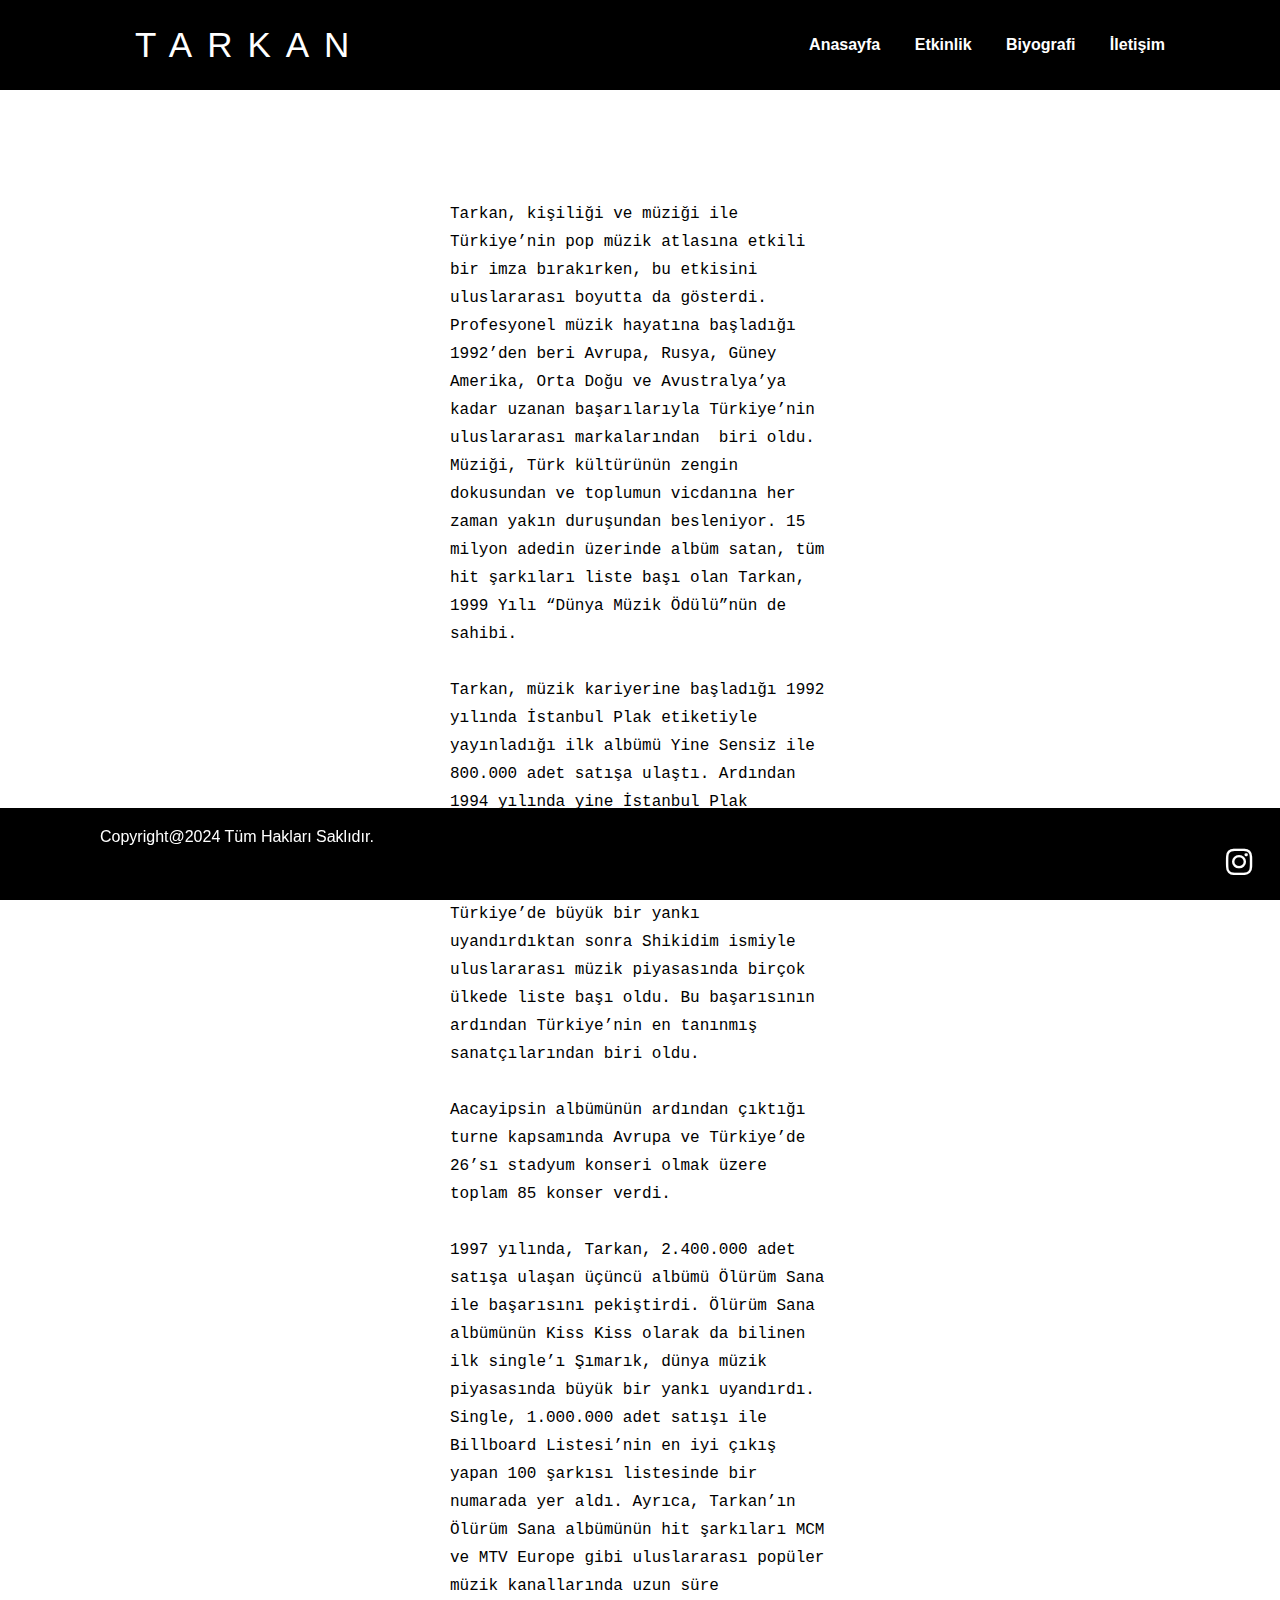
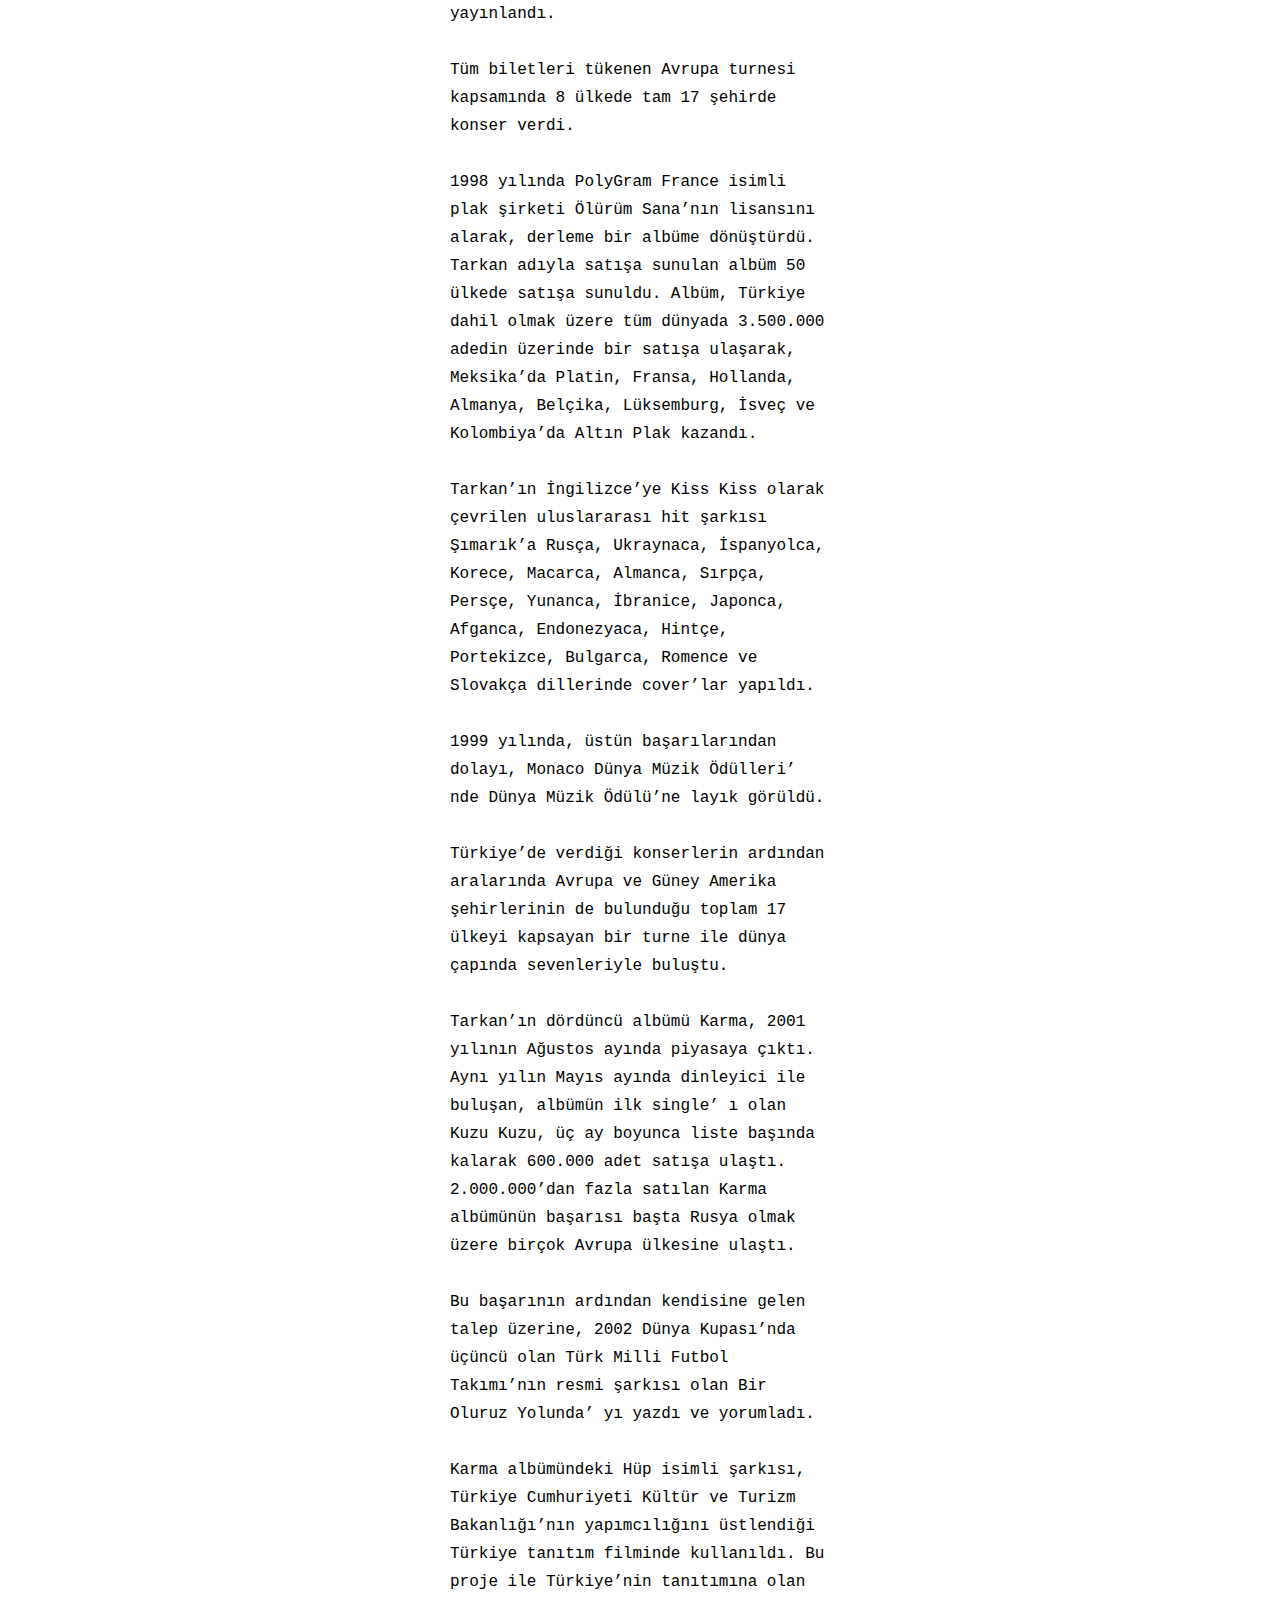
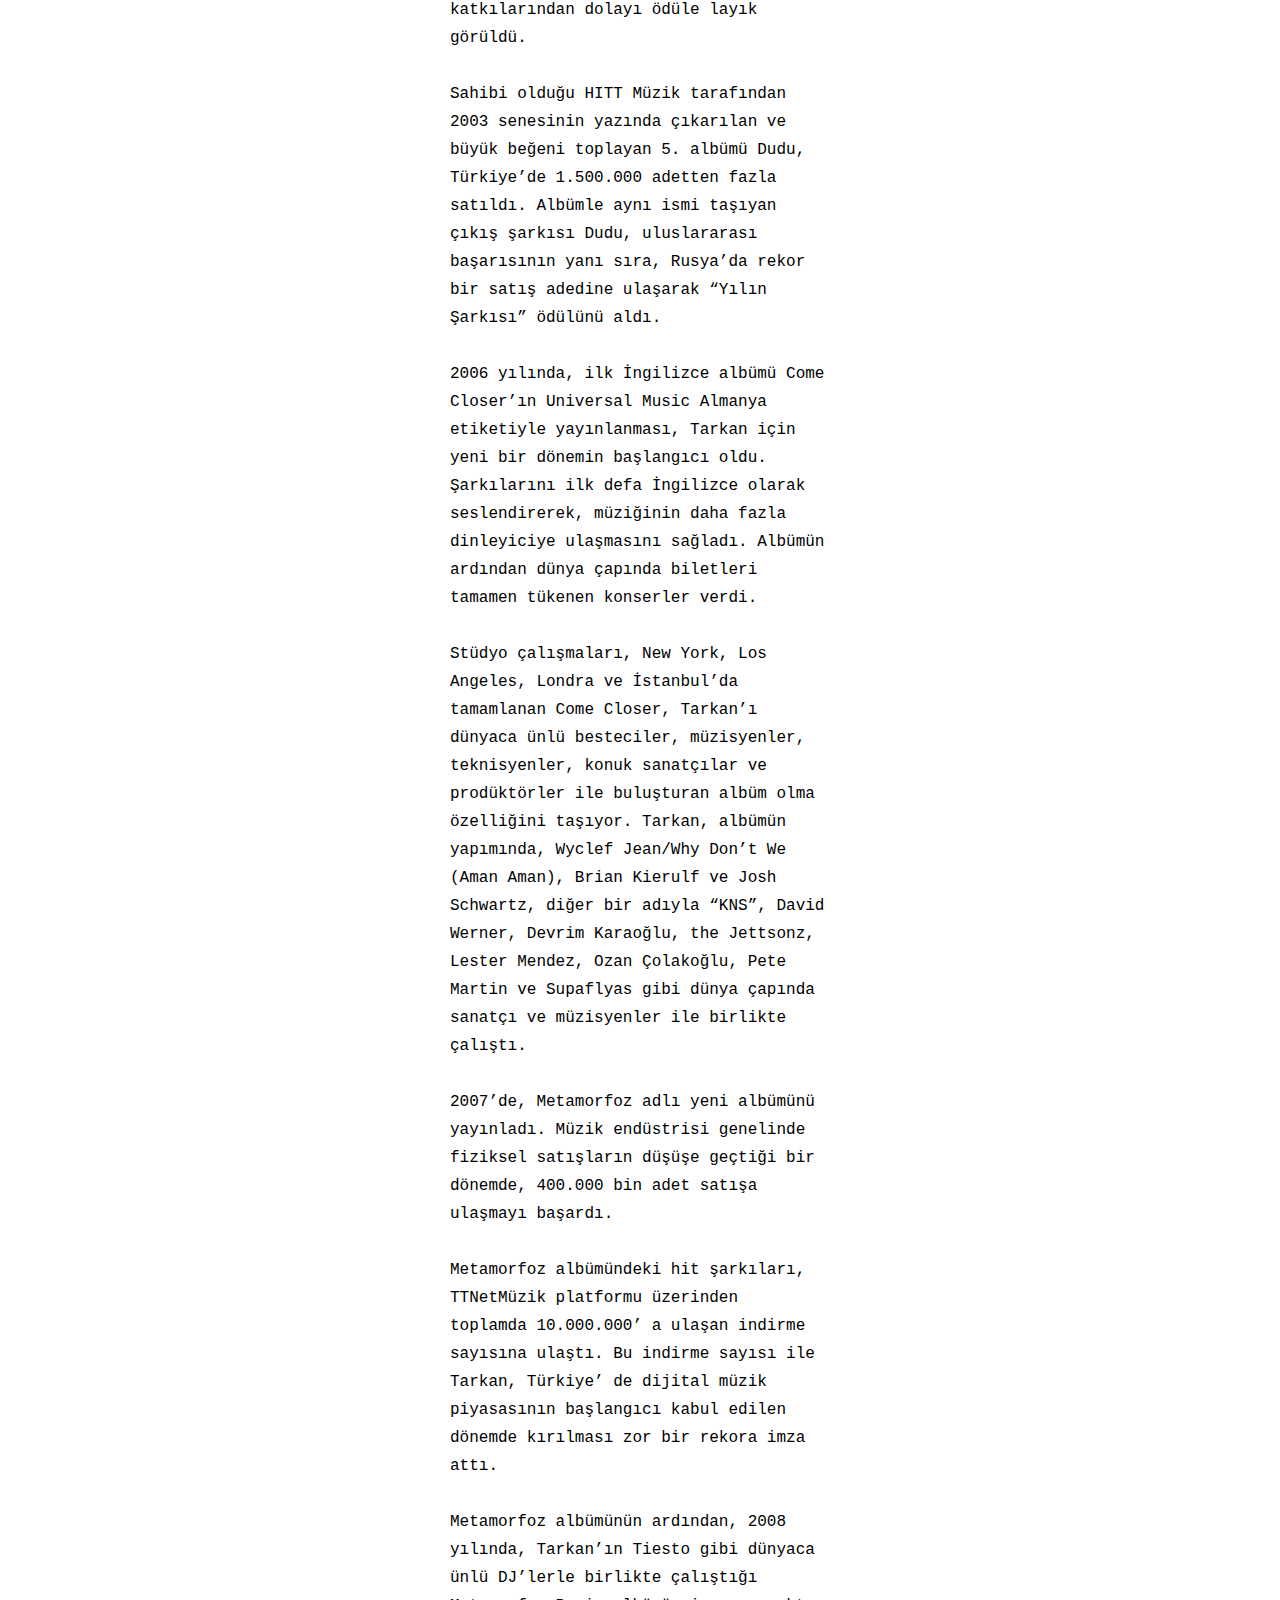
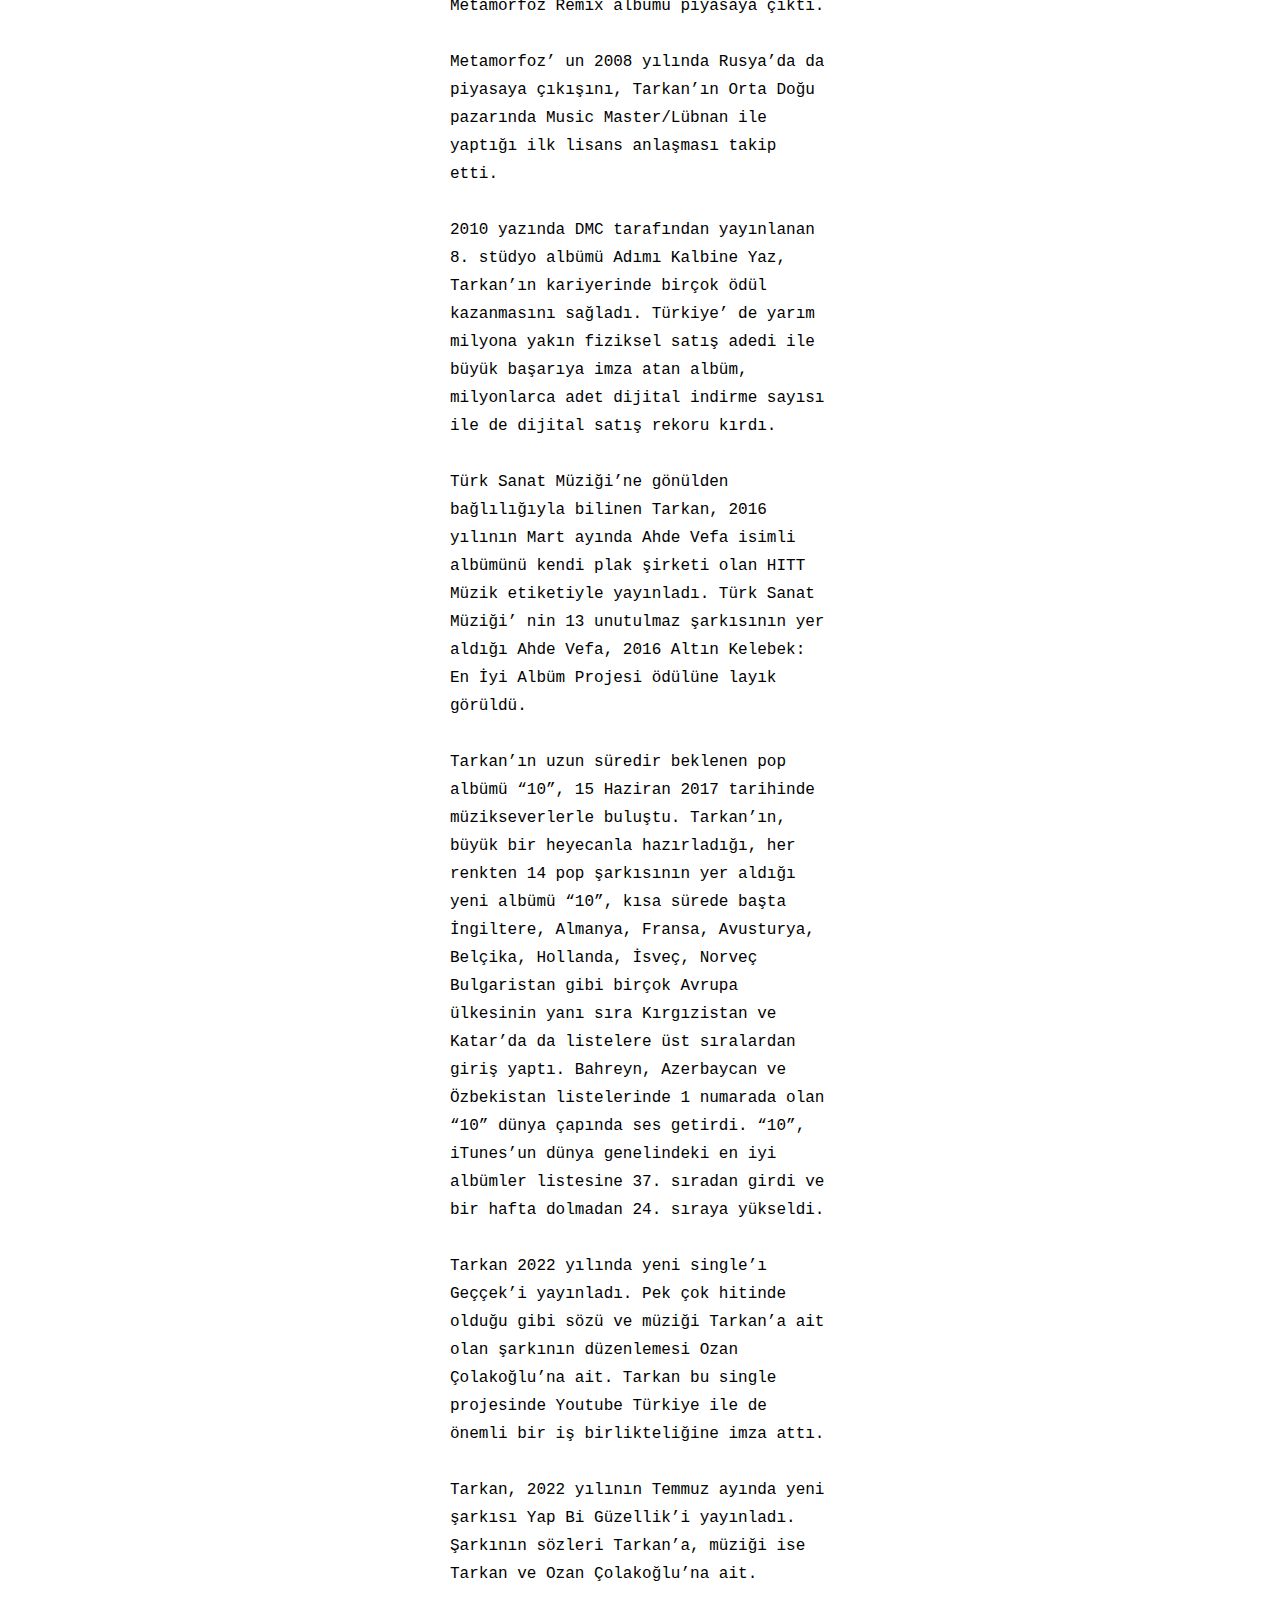
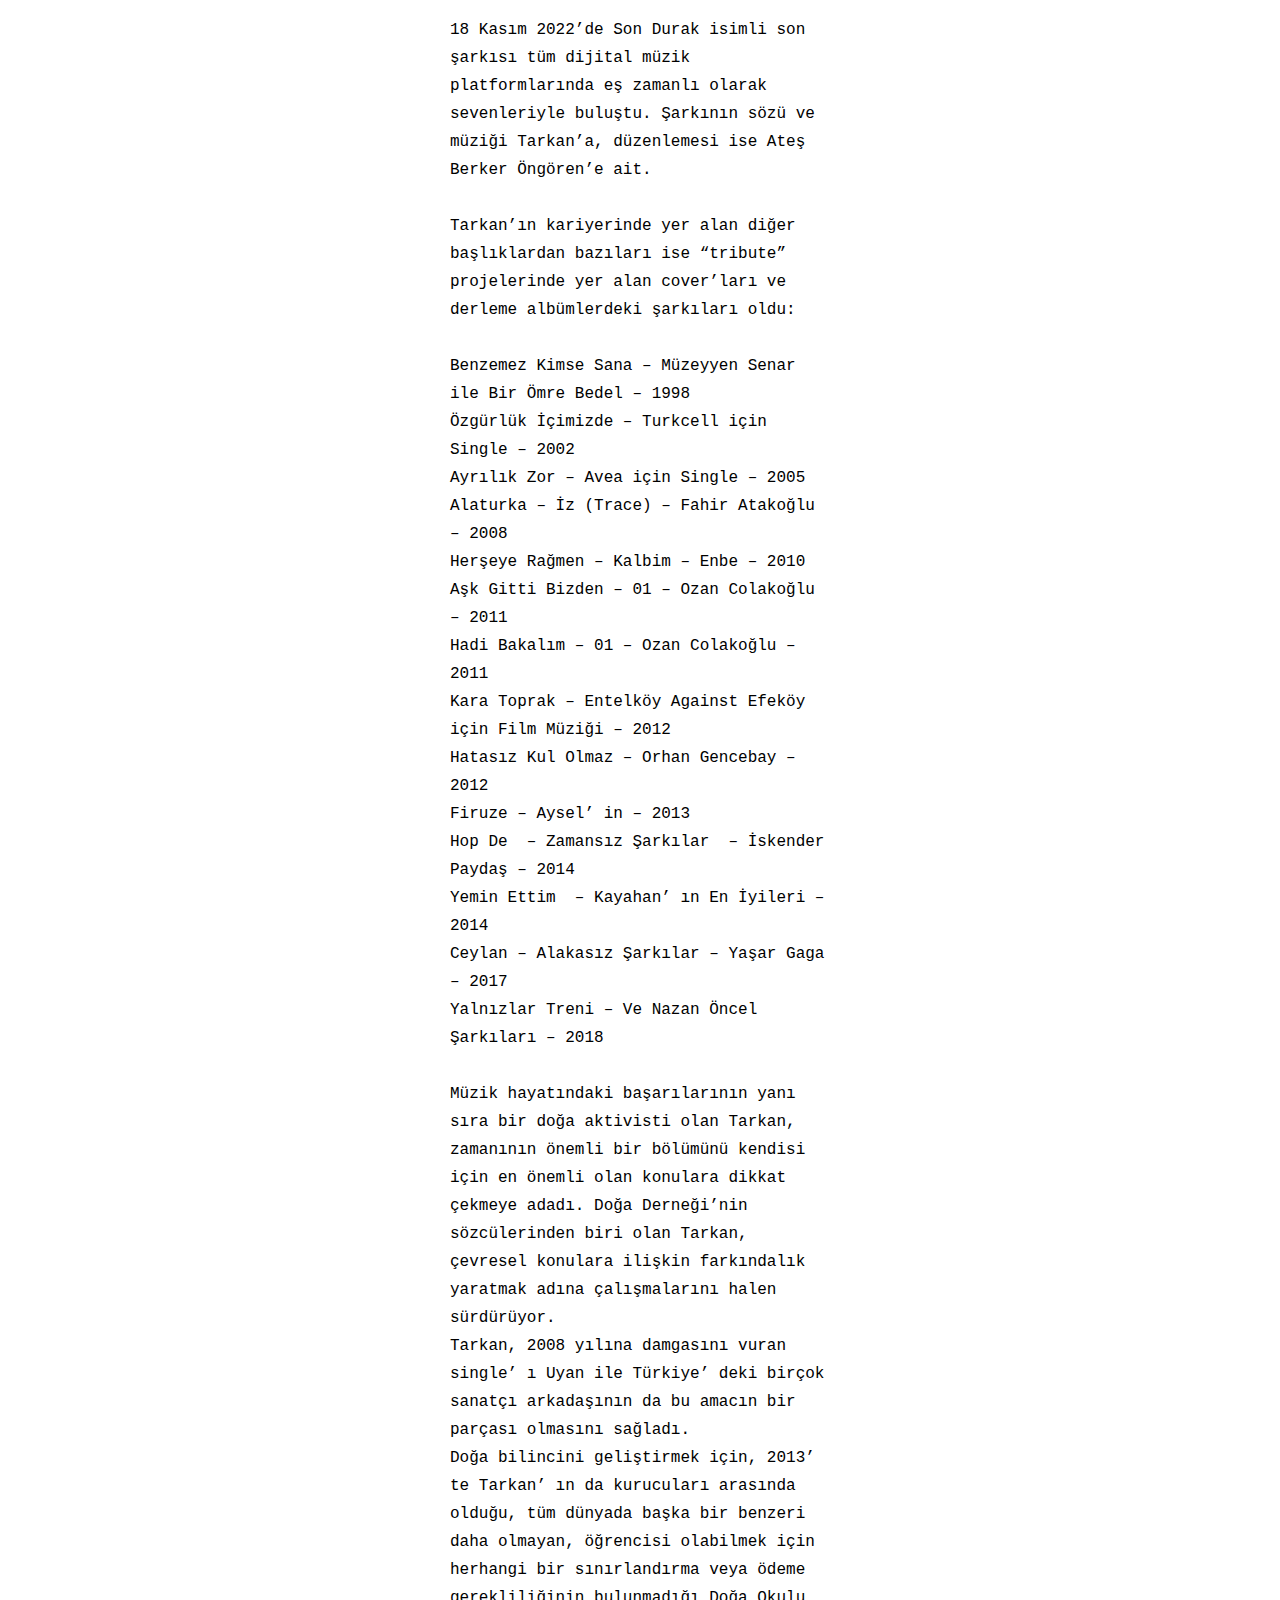
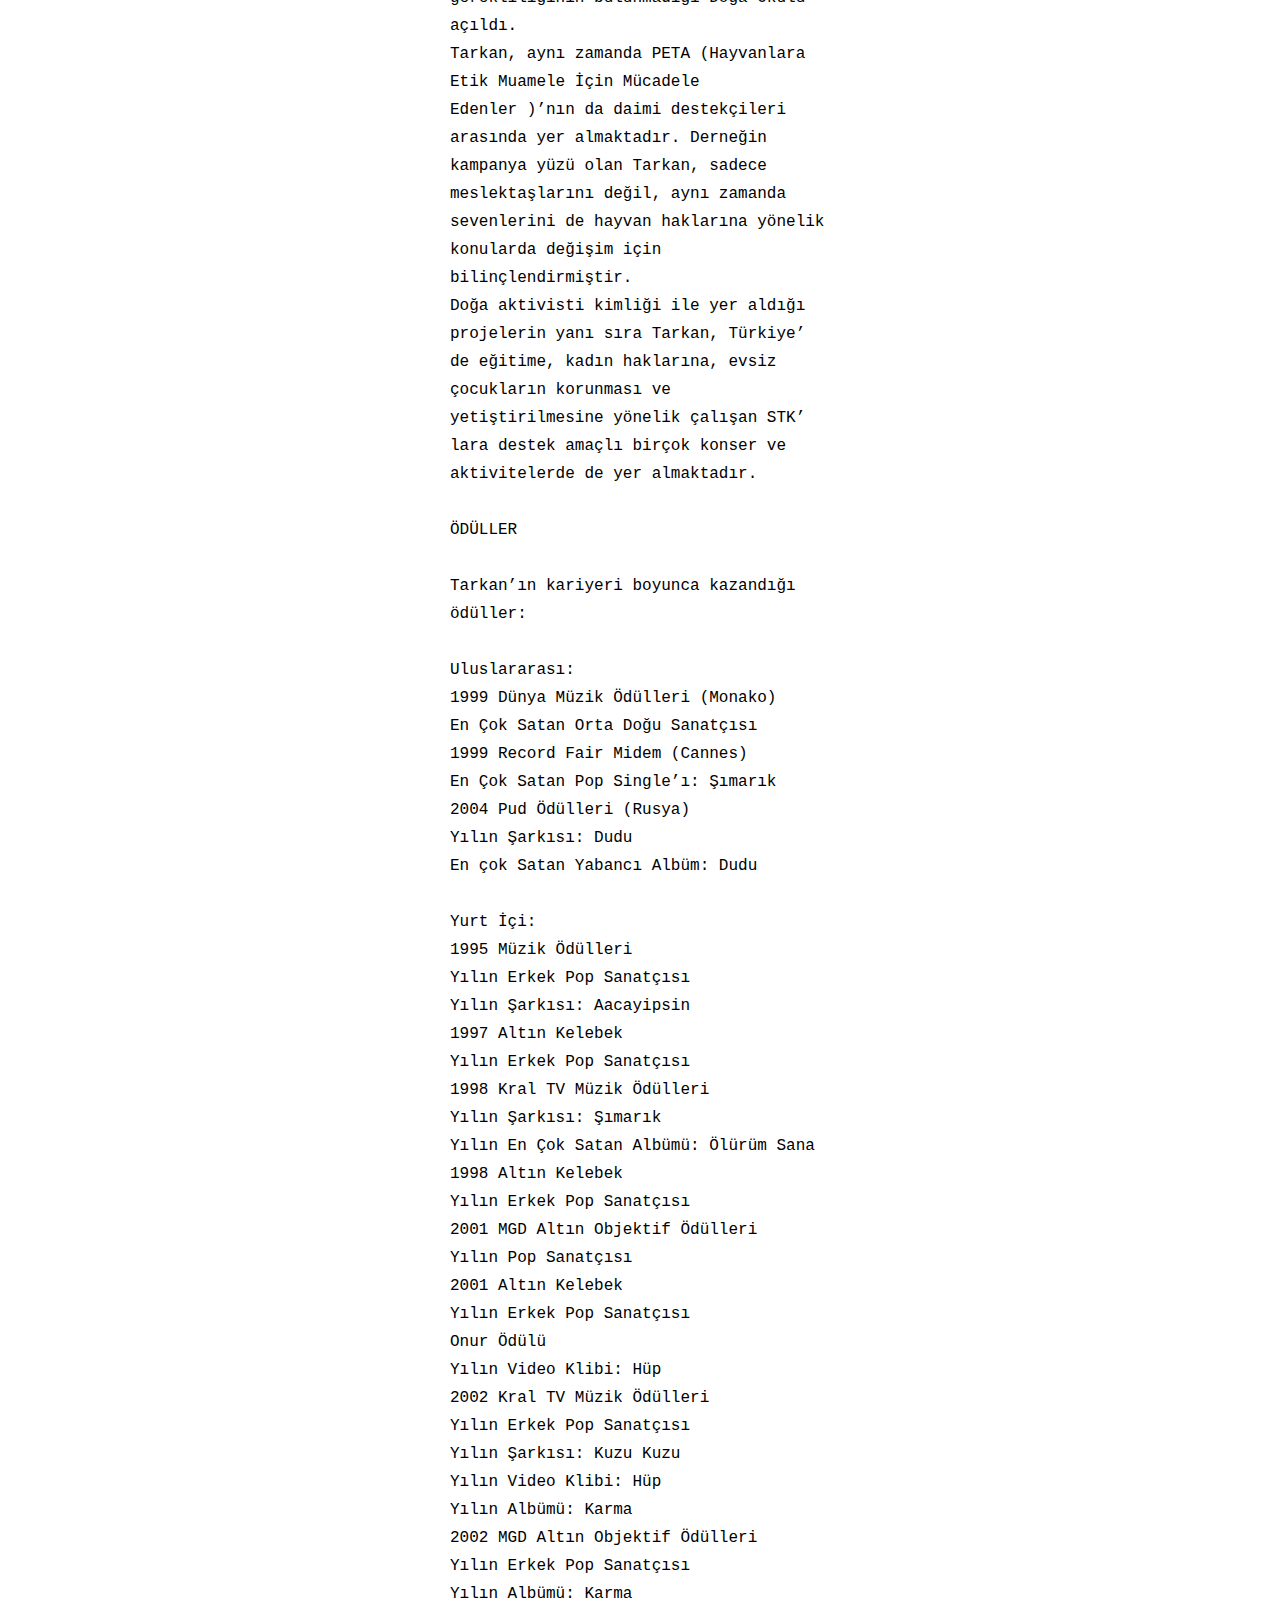
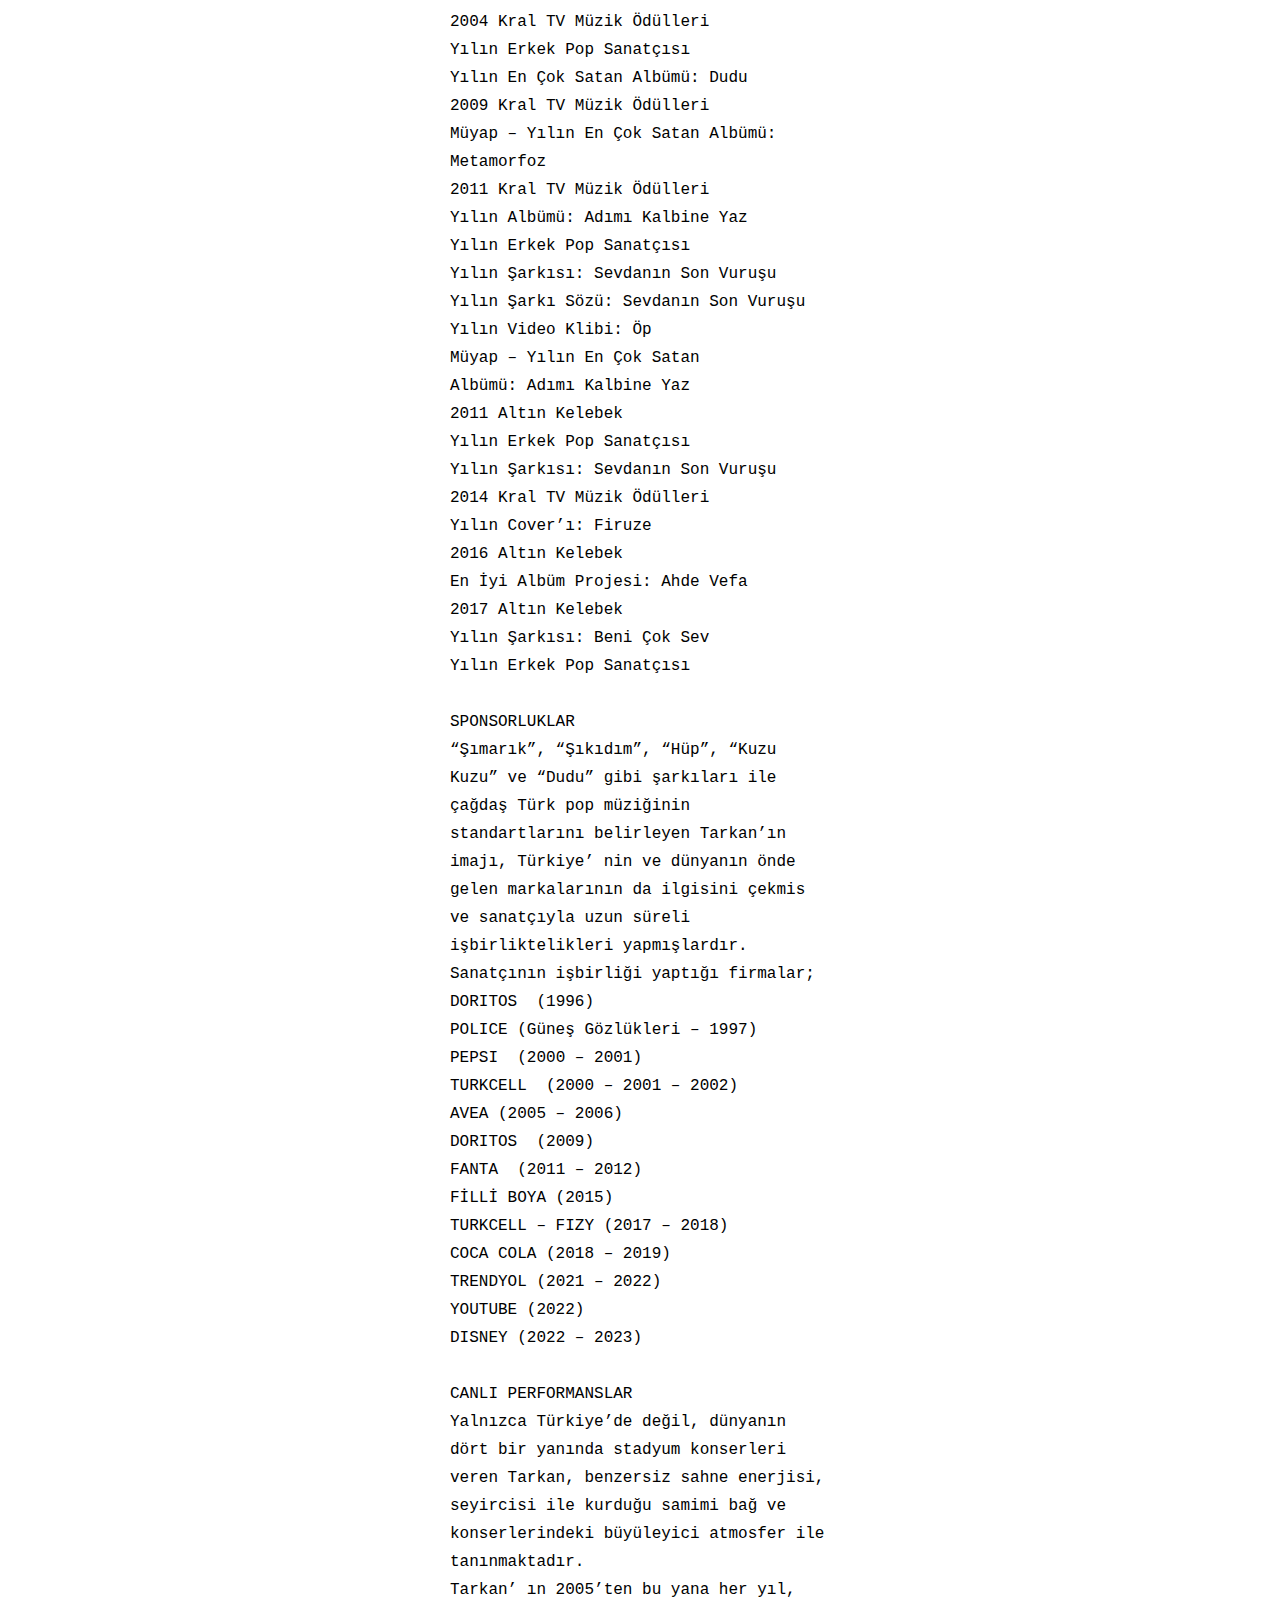
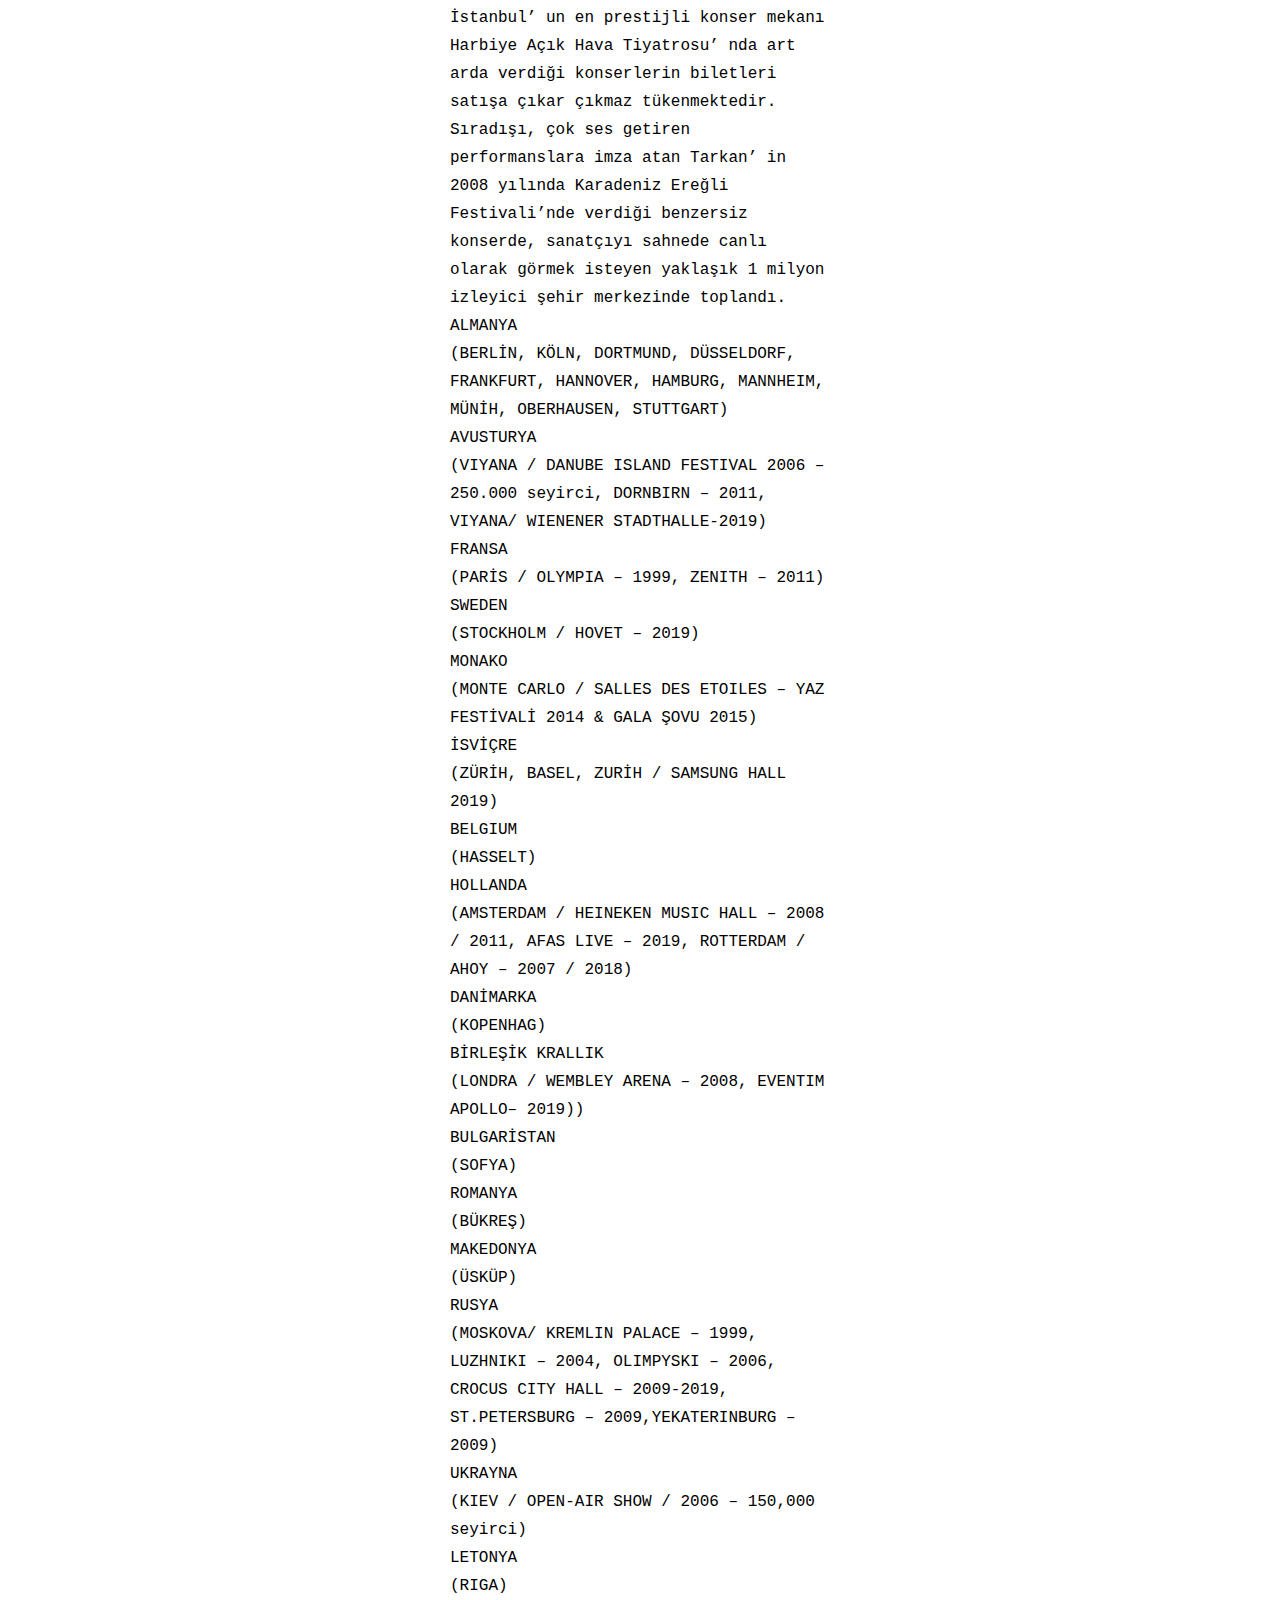
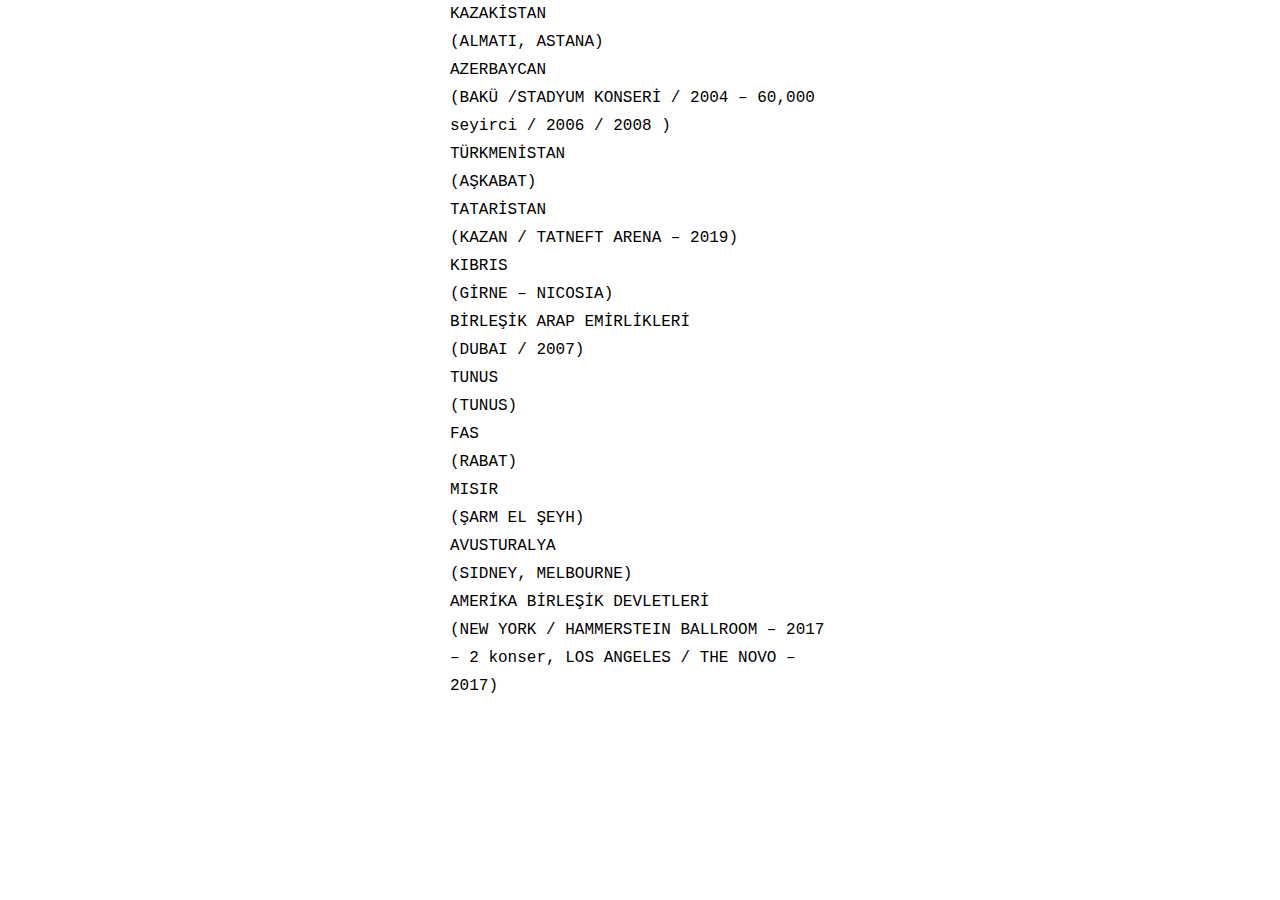
<file: my-hobby-site/profile.html>
<!DOCTYPE html>
<html lang="en">
  <head>
    <meta charset="UTF-8" />
    <meta name="viewport" content="width=device-width, initial-scale=1.0" />
    <title>Document</title>
    <link rel="stylesheet" href="css/profile.css">
    <link rel="stylesheet" href="https://cdnjs.cloudflare.com/ajax/libs/font-awesome/6.5.1/css/all.min.css">

  </head>
  <body>
    <nav>
        <a href="index.html"><p>TARKAN</p></a>
        <ul>
            <li><a href="index.html">Anasayfa</a></li>
            <li><a href="activity.html">Etkinlik</a></li>
            <li><a href="profile.html">Biyografi</a></li>
            <li><a href="communication.html">İletişim</a></li>
        </ul>
    </nav>
    <div class="wrapper">
      <p>
        Tarkan, kişiliği ve müziği ile Türkiye’nin pop müzik atlasına etkili bir
        imza bırakırken, bu etkisini uluslararası boyutta da gösterdi.
        Profesyonel müzik hayatına başladığı 1992’den beri Avrupa, Rusya, Güney
        Amerika, Orta Doğu ve Avustralya’ya kadar uzanan başarılarıyla
        Türkiye’nin uluslararası markalarından&nbsp; biri oldu. Müziği, Türk
        kültürünün zengin dokusundan ve toplumun vicdanına her zaman yakın
        duruşundan besleniyor. 15 milyon adedin üzerinde albüm satan, tüm hit
        şarkıları liste başı olan Tarkan, 1999 Yılı “Dünya Müzik Ödülü”nün de
        sahibi.
      </p><br>
      <ul>
        <li>
          Tarkan, müzik kariyerine başladığı 1992 yılında İstanbul Plak
          etiketiyle yayınladığı ilk albümü Yine Sensiz ile 800.000 adet satışa
          ulaştı. Ardından 1994 yılında yine İstanbul Plak etiketiyle yayınlanan
          Aacayipsin albümü ise 2.300.000 adet satıldı. Aynı yıl çıkardığı
          single çalışması Şıkıdım, Türkiye’de büyük bir yankı uyandırdıktan
          sonra Shikidim ismiyle uluslararası müzik piyasasında birçok ülkede
          liste başı oldu. Bu başarısının ardından Türkiye’nin en tanınmış
          sanatçılarından biri oldu.
        </li><br>
      </ul>
      <ul>
        <li>
          Aacayipsin albümünün ardından çıktığı turne kapsamında Avrupa ve
          Türkiye’de 26’sı stadyum konseri olmak üzere toplam 85 konser verdi.
        </li><br>
      </ul>
      <ul>
        <li>
          1997 yılında, Tarkan, 2.400.000 adet satışa ulaşan üçüncü albümü
          Ölürüm Sana ile başarısını pekiştirdi. Ölürüm Sana albümünün Kiss Kiss
          olarak da bilinen ilk single’ı Şımarık, dünya müzik piyasasında büyük
          bir yankı uyandırdı. Single, 1.000.000 adet satışı ile Billboard
          Listesi’nin en iyi çıkış yapan 100 şarkısı listesinde bir numarada yer
          aldı. Ayrıca, Tarkan’ın Ölürüm Sana albümünün hit şarkıları MCM ve MTV
          Europe gibi uluslararası popüler müzik kanallarında uzun süre
          yayınlandı.
        </li><br>
      </ul>
      <ul>
        <li>
          Tüm biletleri tükenen Avrupa turnesi kapsamında 8 ülkede tam 17
          şehirde konser verdi.
        </li><br>
        <li>
          1998 yılında PolyGram France isimli plak şirketi Ölürüm Sana’nın
          lisansını alarak, derleme bir albüme dönüştürdü. Tarkan adıyla satışa
          sunulan albüm 50 ülkede satışa sunuldu. Albüm, Türkiye dahil olmak
          üzere tüm dünyada 3.500.000 adedin üzerinde bir satışa ulaşarak,
          Meksika’da Platin, Fransa, Hollanda, Almanya, Belçika, Lüksemburg,
          İsveç ve Kolombiya’da Altın Plak kazandı.
        </li><br>
        <li>
          Tarkan’ın İngilizce’ye Kiss Kiss olarak çevrilen uluslararası hit
          şarkısı Şımarık’a Rusça, Ukraynaca, İspanyolca, Korece, Macarca,
          Almanca, Sırpça, Persçe, Yunanca, İbranice, Japonca, Afganca,
          Endonezyaca, Hintçe, Portekizce, Bulgarca, Romence ve Slovakça
          dillerinde cover’lar yapıldı.
        </li><br>
        <li>
          1999 yılında, üstün başarılarından dolayı, Monaco Dünya Müzik
          Ödülleri’ nde Dünya Müzik Ödülü’ne layık görüldü.
        </li><br>
      </ul>
      <ul>
        <li>
          Türkiye’de verdiği konserlerin ardından aralarında Avrupa ve Güney
          Amerika şehirlerinin de bulunduğu toplam 17 ülkeyi kapsayan bir turne
          ile dünya çapında sevenleriyle buluştu.
        </li><br>
      </ul>
      <ul>
        <li>
          Tarkan’ın dördüncü albümü Karma, 2001 yılının Ağustos ayında piyasaya
          çıktı. Aynı yılın Mayıs ayında dinleyici ile buluşan, albümün ilk
          single’ ı olan Kuzu Kuzu, üç ay boyunca liste başında kalarak 600.000
          adet satışa ulaştı. 2.000.000’dan fazla satılan Karma albümünün
          başarısı başta Rusya olmak üzere birçok Avrupa ülkesine ulaştı.
        </li><br>
      </ul>
      <ul>
        <li>
          Bu başarının ardından kendisine gelen talep üzerine, 2002 Dünya
          Kupası’nda üçüncü olan Türk Milli Futbol Takımı’nın resmi şarkısı olan
          Bir Oluruz Yolunda’ yı yazdı ve yorumladı.
        </li><br>
      </ul>
      <ul>
        <li>
          Karma albümündeki Hüp isimli şarkısı, Türkiye Cumhuriyeti Kültür ve
          Turizm Bakanlığı’nın yapımcılığını üstlendiği Türkiye tanıtım filminde
          kullanıldı. Bu proje ile Türkiye’nin tanıtımına olan katkılarından
          dolayı ödüle layık görüldü.
        </li><br>
      </ul>
      <ul>
        <li>
          Sahibi olduğu HITT Müzik tarafından 2003 senesinin yazında çıkarılan
          ve büyük beğeni toplayan 5. albümü Dudu, Türkiye’de 1.500.000 adetten
          fazla satıldı. Albümle aynı ismi taşıyan çıkış şarkısı Dudu,
          uluslararası başarısının yanı sıra, Rusya’da rekor bir satış adedine
          ulaşarak “Yılın Şarkısı” ödülünü aldı.
        </li><br>
      </ul>
      <ul>
        <li>
          2006 yılında, ilk İngilizce albümü Come Closer’ın Universal Music
          Almanya etiketiyle yayınlanması, Tarkan için yeni bir dönemin
          başlangıcı oldu. Şarkılarını ilk defa İngilizce olarak seslendirerek,
          müziğinin daha fazla dinleyiciye ulaşmasını sağladı. Albümün ardından
          dünya çapında biletleri tamamen tükenen konserler verdi.
        </li><br>
      </ul>
      <ul>
        <li>
          Stüdyo çalışmaları, New York, Los Angeles, Londra ve İstanbul’da
          tamamlanan Come Closer, Tarkan’ı dünyaca ünlü besteciler, müzisyenler,
          teknisyenler, konuk sanatçılar ve prodüktörler ile buluşturan albüm
          olma özelliğini taşıyor. Tarkan, albümün yapımında, Wyclef Jean/Why
          Don’t We (Aman Aman), Brian Kierulf ve Josh Schwartz, diğer bir adıyla
          “KNS”, David Werner, Devrim Karaoğlu, the Jettsonz, Lester Mendez,
          Ozan Çolakoğlu, Pete Martin ve Supaflyas gibi dünya çapında sanatçı ve
          müzisyenler ile birlikte çalıştı.
        </li><br>
        <li>
          2007’de, Metamorfoz adlı yeni albümünü yayınladı. Müzik endüstrisi
          genelinde fiziksel satışların düşüşe geçtiği bir dönemde, 400.000 bin
          adet satışa ulaşmayı başardı.
        </li><br>
      </ul>
      <ul>
        <li>
          Metamorfoz albümündeki hit şarkıları, TTNetMüzik platformu
          üzerinden&nbsp; toplamda 10.000.000’ a ulaşan indirme sayısına ulaştı.
          Bu indirme sayısı ile Tarkan, Türkiye’ de dijital müzik piyasasının
          başlangıcı kabul edilen dönemde kırılması zor bir rekora imza attı.
        </li><br>
      </ul>
      <ul>
        <li>
          Metamorfoz albümünün ardından, 2008 yılında, Tarkan’ın Tiesto gibi
          dünyaca ünlü DJ’lerle birlikte çalıştığı Metamorfoz Remix albümü
          piyasaya çıktı.
        </li><br>
      </ul>
      <ul>
        <li>
          Metamorfoz’ un 2008 yılında Rusya’da da piyasaya çıkışını, Tarkan’ın
          Orta Doğu pazarında Music Master/Lübnan ile yaptığı ilk lisans
          anlaşması takip etti.
        </li><br>
      </ul>
      <ul>
        <li>
          2010 yazında DMC tarafından yayınlanan 8. stüdyo albümü Adımı Kalbine
          Yaz, Tarkan’ın kariyerinde birçok ödül kazanmasını sağladı. Türkiye’
          de yarım milyona yakın fiziksel satış adedi ile büyük başarıya imza
          atan albüm, milyonlarca adet dijital indirme sayısı ile de dijital
          satış rekoru kırdı.
        </li><br>
        <li>
          Türk Sanat Müziği’ne gönülden bağlılığıyla bilinen Tarkan, 2016
          yılının Mart ayında Ahde Vefa isimli albümünü kendi plak şirketi olan
          HITT Müzik etiketiyle yayınladı. Türk Sanat Müziği’ nin 13 unutulmaz
          şarkısının yer aldığı Ahde Vefa, 2016 Altın Kelebek: En İyi Albüm
          Projesi ödülüne layık görüldü.
        </li><br>
        <li>
          Tarkan’ın uzun süredir beklenen pop albümü “10”, 15 Haziran 2017
          tarihinde müzikseverlerle buluştu. Tarkan’ın, büyük bir heyecanla
          hazırladığı, her renkten 14 pop şarkısının yer aldığı yeni albümü
          “10”, kısa sürede başta İngiltere, Almanya, Fransa, Avusturya,
          Belçika, Hollanda, İsveç, Norveç Bulgaristan gibi birçok Avrupa
          ülkesinin yanı sıra Kırgızistan ve Katar’da da listelere üst
          sıralardan giriş yaptı. Bahreyn, Azerbaycan ve Özbekistan listelerinde
          1 numarada olan “10” dünya çapında ses getirdi. “10”, iTunes’un dünya
          genelindeki en iyi albümler listesine 37. sıradan girdi ve bir hafta
          dolmadan 24. sıraya yükseldi.
        </li><br>
        <li>
          Tarkan 2022 yılında yeni single’ı Geççek’i yayınladı. Pek çok hitinde
          olduğu gibi sözü ve müziği Tarkan’a ait olan şarkının düzenlemesi Ozan
          Çolakoğlu’na ait. Tarkan bu single projesinde Youtube Türkiye ile de
          önemli bir iş birlikteliğine imza attı.
        </li><br>
        <li>
          Tarkan, 2022 yılının Temmuz ayında yeni şarkısı Yap Bi Güzellik’i
          yayınladı. Şarkının sözleri Tarkan’a, müziği ise Tarkan ve Ozan
          Çolakoğlu’na ait.
        </li><br>
      </ul>
      <ul>
        <li>
          18 Kasım 2022’de Son Durak isimli son şarkısı tüm dijital müzik
          platformlarında eş zamanlı olarak sevenleriyle buluştu. Şarkının sözü
          ve müziği Tarkan’a, düzenlemesi ise Ateş Berker Öngören’e ait.
        </li><br>
      </ul>
      <ul>
        <li>
          Tarkan’ın kariyerinde yer alan diğer başlıklardan bazıları ise
          “tribute” projelerinde yer alan cover’ları ve derleme albümlerdeki
          şarkıları oldu:
        </li><br>
        <li>
          <strong>Benzemez Kimse Sana</strong> – Müzeyyen Senar ile Bir Ömre
          Bedel – 1998
        </li>
        <li>
          <strong>Özgürlük İçimizde</strong> – Turkcell için Single – 2002
        </li>
        <li><strong>Ayrılık Zor</strong> – Avea için Single – 2005</li>
        <li><strong>Alaturka</strong> – İz (Trace) – Fahir Atakoğlu – 2008</li>
        <li><strong>Herşeye Rağmen</strong> – Kalbim – Enbe – 2010</li>
        <li><strong>Aşk Gitti Bizden</strong> – 01 – Ozan Colakoğlu – 2011</li>
        <li><strong>Hadi Bakalım</strong> – 01 – Ozan Colakoğlu – 2011</li>
        <li>
          <strong>Kara Toprak</strong> – Entelköy Against Efeköy için Film
          Müziği – 2012
        </li>
        <li><strong>Hatasız Kul Olmaz</strong> – Orhan Gencebay – 2012</li>
        <li><strong>Firuze</strong> – Aysel’ in – 2013</li>
        <li>
          <strong>Hop De</strong>&nbsp; – Zamansız Şarkılar&nbsp; – İskender
          Paydaş – 2014
        </li>
        <li>
          <strong>Yemin Ettim</strong>&nbsp; – Kayahan’ ın En İyileri – 2014
        </li>
        <li><strong>Ceylan</strong> – Alakasız Şarkılar – Yaşar Gaga – 2017</li>
        <li>
          <strong>Yalnızlar Treni</strong>&nbsp;– Ve Nazan Öncel Şarkıları –
          2018
        </li><br>
      </ul>
      <ul>
        <li>
          Müzik hayatındaki başarılarının yanı sıra bir doğa aktivisti olan
          Tarkan, zamanının önemli bir bölümünü kendisi için en önemli olan
          konulara dikkat çekmeye adadı. Doğa Derneği’nin sözcülerinden biri
          olan Tarkan, çevresel konulara ilişkin farkındalık yaratmak adına
          çalışmalarını halen sürdürüyor.
        </li>
      </ul>
      <ul>
        <li>
          Tarkan, 2008 yılına damgasını vuran single’ ı Uyan ile Türkiye’ deki
          birçok sanatçı arkadaşının da bu amacın bir parçası olmasını sağladı.
        </li>
      </ul>
      <ul>
        <li>
          Doğa bilincini geliştirmek için, 2013’ te Tarkan’ ın da kurucuları
          arasında olduğu, tüm dünyada başka bir benzeri daha olmayan, öğrencisi
          olabilmek için herhangi bir sınırlandırma veya ödeme gerekliliğinin
          bulunmadığı Doğa Okulu açıldı.
        </li>
        <li>
          Tarkan, aynı zamanda PETA (Hayvanlara Etik Muamele İçin Mücadele
          Edenler&nbsp;)’nın da daimi destekçileri arasında yer almaktadır.
          Derneğin kampanya yüzü olan Tarkan, sadece meslektaşlarını değil, aynı
          zamanda sevenlerini de hayvan haklarına yönelik konularda değişim için
          bilinçlendirmiştir.
        </li>
      </ul>
      <ul>
        <li>
          Doğa aktivisti kimliği ile yer aldığı projelerin yanı sıra Tarkan,
          Türkiye’ de eğitime, kadın haklarına, evsiz çocukların korunması ve
          yetiştirilmesine yönelik çalışan STK’ lara destek amaçlı birçok konser
          ve aktivitelerde de yer almaktadır.
        </li><br>
      </ul>
      <p><strong>ÖDÜLLER</strong></p><br>
      <p>Tarkan’ın kariyeri boyunca kazandığı ödüller:</p><br>
      <p><strong>Uluslararası:</strong></p>
      <ul>
        <li>1999&nbsp;Dünya Müzik Ödülleri&nbsp;(Monako)</li>
        <li>En Çok Satan Orta Doğu Sanatçısı</li>
        <li>1999 Record Fair&nbsp;Midem&nbsp;(Cannes)</li>
        <li>En Çok Satan Pop Single’ı:&nbsp;Şımarık</li>
        <li>2004 Pud&nbsp;Ödülleri (Rusya)</li>
        <li>Yılın Şarkısı: Dudu</li>
        <li>En çok Satan Yabancı Albüm: Dudu</li><br>
      </ul>
      <p><strong>Yurt İçi:</strong></p>
      <ul>
        <li><strong>1995 Müzik Ödülleri</strong></li>
        <li>Yılın Erkek Pop Sanatçısı</li>
        <li>Yılın Şarkısı: Aacayipsin</li>
        <li><strong>1997 Altın Kelebek</strong></li>
        <li>Yılın Erkek Pop Sanatçısı</li>
        <li><strong>1998 Kral TV Müzik Ödülleri</strong></li>
        <li>Yılın Şarkısı:&nbsp;Şımarık</li>
        <li>Yılın En Çok Satan Albümü: Ölürüm Sana</li>
        <li><strong>1998 Altın Kelebek</strong></li>
        <li>Yılın Erkek Pop Sanatçısı</li>
        <li><strong>2001 MGD Altın Objektif Ödülleri&nbsp;</strong></li>
        <li>Yılın Pop Sanatçısı</li>
        <li><strong>2001 Altın Kelebek</strong></li>
        <li>Yılın Erkek Pop Sanatçısı</li>
        <li>Onur Ödülü</li>
        <li>Yılın Video Klibi:&nbsp;Hüp</li>
        <li><strong>2002 Kral TV Müzik Ödülleri</strong></li>
        <li>Yılın Erkek Pop Sanatçısı</li>
        <li>Yılın Şarkısı: Kuzu Kuzu</li>
        <li>Yılın Video Klibi:&nbsp;Hüp</li>
        <li>Yılın Albümü:&nbsp;Karma</li>
        <li><strong>2002 MGD Altın Objektif Ödülleri</strong></li>
        <li>Yılın Erkek Pop Sanatçısı</li>
        <li>Yılın Albümü:&nbsp;Karma</li>
        <li><strong>2004 Kral TV Müzik Ödülleri&nbsp;</strong></li>
        <li>Yılın Erkek Pop Sanatçısı</li>
        <li>Yılın En Çok Satan Albümü: Dudu</li>
        <li><strong>2009 Kral TV Müzik Ödülleri</strong></li>
        <li>Müyap – Yılın En Çok Satan Albümü: Metamorfoz</li>
        <li><strong>2011 Kral TV Müzik Ödülleri</strong></li>
        <li>Yılın Albümü:&nbsp;Adımı Kalbine Yaz</li>
        <li>Yılın Erkek Pop Sanatçısı</li>
        <li>Yılın Şarkısı:&nbsp;Sevdanın Son Vuruşu</li>
        <li>Yılın Şarkı Sözü:&nbsp;Sevdanın Son Vuruşu</li>
        <li>Yılın Video Klibi: Öp</li>
        <li>Müyap – Yılın En Çok Satan Albümü:&nbsp;Adımı Kalbine Yaz</li>
        <li><strong>2011 Altın Kelebek</strong></li>
        <li>Yılın Erkek Pop Sanatçısı</li>
        <li>Yılın Şarkısı: Sevdanın Son Vuruşu</li>
        <li><strong>2014 Kral TV Müzik Ödülleri</strong></li>
        <li>Yılın Cover’ı: Firuze</li>
        <li><strong>2016 Altın Kelebek</strong></li>
        <li>En İyi Albüm Projesi: Ahde Vefa</li>
        <li><strong>2017 Altın Kelebek</strong></li>
        <li>Yılın Şarkısı: Beni Çok Sev</li>
        <li>Yılın Erkek Pop Sanatçısı</li><br>
      </ul>
      <p><strong>SPONSORLUKLAR</strong></p>
      <p>
        “Şımarık”, “Şıkıdım”, “Hüp”, “Kuzu Kuzu” ve “Dudu” gibi şarkıları ile
        çağdaş Türk pop müziğinin standartlarını belirleyen Tarkan’ın imajı,
        Türkiye’ nin ve dünyanın önde gelen markalarının da ilgisini çekmis ve
        sanatçıyla uzun süreli işbirliktelikleri yapmışlardır.
      </p>
      <p>Sanatçının işbirliği yaptığı firmalar;</p>
      <ul>
        <li><strong>DORITOS</strong>&nbsp; (1996)</li>
        <li><strong>POLICE</strong> (Güneş Gözlükleri – 1997)</li>
        <li><strong>PEPSI</strong>&nbsp; (2000 – 2001)</li>
        <li><strong>TURKCELL</strong>&nbsp; (2000 – 2001 – 2002)</li>
        <li><strong>AVEA</strong> (2005 – 2006)</li>
        <li><strong>DORITOS</strong>&nbsp; (2009)</li>
        <li><strong>FANTA</strong>&nbsp; (2011 – 2012)</li>
        <li><strong>FİLLİ BOYA</strong> (2015)</li>
        <li><strong>TURKCELL – FIZY</strong> (2017 – 2018)</li>
        <li><strong>COCA COLA </strong>(2018 – 2019)</li>
        <li><strong>TRENDYOL </strong>(2021 – 2022)</li>
        <li><strong>YOUTUBE </strong>(2022)</li>
        <li><strong>DISNEY </strong>(2022 – 2023)</li><br>
      </ul>
      <p><strong>CANLI PERFORMANSLAR</strong></p>
      <p>
        Yalnızca Türkiye’de değil, dünyanın dört bir yanında stadyum konserleri
        veren Tarkan, benzersiz sahne enerjisi, seyircisi ile kurduğu samimi bağ
        ve konserlerindeki büyüleyici atmosfer ile tanınmaktadır.
      </p>
      <p>
        Tarkan’ ın 2005’ten bu yana her yıl, İstanbul’ un en prestijli konser
        mekanı <strong>Harbiye Açık Hava Tiyatrosu’</strong> nda art arda
        verdiği konserlerin biletleri satışa çıkar çıkmaz tükenmektedir.
      </p>
      <p>
        Sıradışı, çok ses getiren performanslara imza atan Tarkan’ in 2008
        yılında Karadeniz Ereğli Festivali’nde verdiği benzersiz konserde,
        sanatçıyı sahnede canlı olarak görmek isteyen yaklaşık 1 milyon izleyici
        şehir merkezinde toplandı.
      </p>
      <ul>
        <li>ALMANYA</li>
      </ul>
      <p>
        (BERLİN, KÖLN, DORTMUND, DÜSSELDORF, FRANKFURT, HANNOVER, HAMBURG,
        MANNHEIM, MÜNİH, OBERHAUSEN, STUTTGART)
      </p>
      <ul>
        <li>AVUSTURYA</li>
      </ul>
      <p>
        (VIYANA / DANUBE ISLAND FESTIVAL 2006 – 250.000 seyirci, DORNBIRN –
        2011, VIYANA/ WIENENER STADTHALLE-2019)
      </p>
      <ul>
        <li>FRANSA</li>
      </ul>
      <p>(PARİS / OLYMPIA – 1999, ZENITH – 2011)</p>
      <ul>
        <li>SWEDEN</li>
      </ul>
      <p>(STOCKHOLM / HOVET – 2019)</p>
      <ul>
        <li>MONAKO</li>
      </ul>
      <p>
        (MONTE CARLO / SALLES DES ETOILES – YAZ FESTİVALİ 2014 &amp; GALA ŞOVU
        2015)
      </p>
      <ul>
        <li>İSVİÇRE</li>
      </ul>
      <p>(ZÜRİH, BASEL, ZURİH / SAMSUNG HALL 2019)</p>
      <ul>
        <li>BELGIUM</li>
      </ul>
      <p>(HASSELT)</p>
      <ul>
        <li>HOLLANDA</li>
      </ul>
      <p>
        (AMSTERDAM / HEINEKEN MUSIC HALL – 2008 / 2011, AFAS LIVE&nbsp;– 2019,
        ROTTERDAM / AHOY – 2007 / 2018)
      </p>
      <ul>
        <li>DANİMARKA</li>
      </ul>
      <p>(KOPENHAG)</p>
      <ul>
        <li>BİRLEŞİK KRALLIK</li>
      </ul>
      <p>(LONDRA / WEMBLEY ARENA – 2008, EVENTIM APOLLO– 2019))</p>
      <ul>
        <li>BULGARİSTAN</li>
      </ul>
      <p>(SOFYA)</p>
      <ul>
        <li>ROMANYA</li>
      </ul>
      <p>(BÜKREŞ)</p>
      <ul>
        <li>MAKEDONYA</li>
      </ul>
      <p>(ÜSKÜP)</p>
      <ul>
        <li>RUSYA</li>
      </ul>
      <p>
        (MOSKOVA/ KREMLIN PALACE – 1999, LUZHNIKI – 2004, OLIMPYSKI – 2006,
        CROCUS CITY HALL – 2009-2019, ST.PETERSBURG – 2009,YEKATERINBURG – 2009)
      </p>
      <ul>
        <li>UKRAYNA</li>
      </ul>
      <p>(KIEV / OPEN-AIR SHOW / 2006 – 150,000 seyirci)</p>
      <ul>
        <li>LETONYA</li>
      </ul>
      <p>(RIGA)</p>
      <ul>
        <li>KAZAKİSTAN</li>
      </ul>
      <p>(ALMATI, ASTANA)</p>
      <ul>
        <li>AZERBAYCAN</li>
      </ul>
      <p>(BAKÜ /STADYUM KONSERİ / 2004 – 60,000 seyirci / 2006 / 2008 )</p>
      <ul>
        <li>TÜRKMENİSTAN</li>
      </ul>
      <p>(AŞKABAT)</p>
      <ul>
        <li>TATARİSTAN</li>
      </ul>
      <p>(KAZAN / TATNEFT ARENA – 2019)</p>
      <ul>
        <li>KIBRIS</li>
      </ul>
      <p>(GİRNE – NICOSIA)</p>
      <ul>
        <li>BİRLEŞİK ARAP EMİRLİKLERİ</li>
      </ul>
      <p>(DUBAI / 2007)</p>
      <ul>
        <li>TUNUS</li>
      </ul>
      <p>(TUNUS)</p>
      <ul>
        <li>FAS</li>
      </ul>
      <p>(RABAT)</p>
      <ul>
        <li>MISIR</li>
      </ul>
      <p>(ŞARM EL ŞEYH)</p>
      <ul>
        <li>AVUSTURALYA</li>
      </ul>
      <p>(SIDNEY, MELBOURNE)</p>
      <ul>
        <li>AMERİKA BİRLEŞİK DEVLETLERİ</li>
      </ul>
      <p>
        (NEW YORK / HAMMERSTEIN BALLROOM – 2017 – 2 konser, LOS ANGELES / THE
        NOVO – 2017)
      </p>
    </div>
    <footer>
        <div>
            <p>Copyright@2024 Tüm Hakları Saklıdır.</p>
            <ul>
                <li><a href="https://www.instagram.com/tarkan"><i class="fa-brands fa-instagram"></i></a></li>
                <li><a href="https://www.instagram.com/tarkan"><i class="fa-brands fa-facebook"></i></a></li>
                <li><a href="https://twitter.com/tarkan"><i class="fa-brands fa-x-twitter"></i></a></li>
                <li><a href="https://www.youtube.com/user/Tarkan"><i class="fa-brands fa-youtube"></i></a></li>
            </ul>
        </div>
    </footer>
  </body>
</html>
</file>
<file: e-commerce/css/style.css>
*{
    padding:0;
    margin:0;
    box-sizing: border-box;
}
body{
    background-image: url(karabuluthyhy.PNG);
    /*
    background-size:cover; resmi arka plana tam sığdırma.
    */
    font-family: sans-serif;

}
nav{
    background-color:#5b71b5;
    text-align: center;
}
nav ul{
    display: inline-flex;
    list-style: none;
}
nav ul li{
    width: 150px;
    margin: 15px;
    padding: 15px;
}
nav ul li a{
    text-decoration: none;
    color: #fff;
}
.active, nav ul li:hover{
    background-color: #d4c995;
    border-radius: 10px;
}
nav ul li .fas{
    margin-right: 8px;
}
.sub-menu-1 {
    display: none;
}
nav ul li:hover .sub-menu-1{
    display: block;
    position: absolute;
    background-color: #5b71b5;
    margin-top: 15px;
    margin-left: -15px;
    font-size: 10px;
}
nav ul li:hover .sub-menu-1 ul {
    display: block;
    
}
nav ul li:hover .sub-menu-1 ul li{
    width: 120px;
    padding: 10px;
    border: 1px dotted #fff;
    background: transparent;
    text-align: center;
    border-radius:0px;
    cursor: pointer;

}
nav ul li:hover .sub-menu-1 ul li a:hover{
    color:#b2ff00;
}
.about-us{
    margin:30px;
    text-align: center;

}
section .about-us p{
    font-size: 30px;
    color: white;
    margin-left:480px;
    margin-right:460px;
    background-color: #d4c995;
    border-radius: 100px;
    
    
}
section .text  {
    padding: 30px;
    background-color: white;
    margin-left:400px;
    margin-right:400px;
    

}
section .text p span{
    color: red;
}
section .text ul li {
    margin-left: 15px;
}
section .products{
    margin-left: 500px;

    text-align: left;
    display: inline-flex;
}
section .products .tshirt-image{
    
    width: 200px;
    height: 200px;
    background-color: white;
    margin: 20px;
    margin-top: 30px;
   
   
}
section .products .tshirt-details{
    background-color: white;
    width: 200px;
    
}
section .products .tshirt-details ul li {
   
   background-color: white;
   display: inline-flex; 
   margin-left: 15px;
   margin-top: 5px;

   
}
section .products .tshirt-details ul li button {
    font-size: 17px;
    background-color: #d4c995;
    border-radius: 3px;
    margin-bottom: 5px;
    
}
.txtcall{
    
    background-color: white;
   
}
.txtcall ul{
    list-style: none;
    
}

.txtcall ul li {
    text-align: center;
    margin:50px;
   
}
.txtmsg{    
    
    background-color: white;
}
.txtmsg ul{
    margin-right: 60px;
    list-style: none;
}
.txtmsg ul li button{
    
    padding: 5px;
    font-size: 17px;
    background-color: #d4c995;
    border-radius: 3px;
    margin-bottom: 5px;
}
.txtmsg ul li input{
    width: 600px;
    padding: 5px;
    font-size: 15px;
}
.txtmsg ul li textarea{
    width: 600px;
    padding: 5px;
    font-size: 15px;
    font-family: Arial, Helvetica, sans-serif
}
.center{
    margin-left:500px;
    display: inline-flex;
    
}
</file>
<file: my-hobby-site/css/style.css>
*{
    margin: 0;
    padding: 0;
    box-sizing: border-box;
    outline: none;
}


body{
    
    font-family: fantasy;
    overflow-x: hidden;
    font-family: 'Poppins',sans-serif;
}
nav{
    
    background-color: black;
    color:white;
    
    position: fixed;
    top:0;
    left: 0;
    width: 100%;
    display: flex;
    align-items: center;
    justify-content: space-between;
    padding: 20px 100px;
    transition: all ease 0.5s;
    z-index: 99999;
}
nav p {   
    display: inline-flex;
    
    color:white;
    font-size: 35px;
    padding:5px;
    margin-left: 30px;
    letter-spacing: 15px;  
}
nav ul{
    
    list-style: none;  
}
nav ul li {
    display: inline-block;
    margin:0 15px;
}
nav ul li a{
    color: white;
    text-decoration: none;
    font-weight: 700;
    
}
nav ul li a:hover{
    color: violet;
}
section{
    margin: 0;
    margin-bottom:70px;
    padding: 0;
   background-color: grey;
    text-align: center;
    
}
section h1{
    margin:0;
    margin-top: 80px;
    font-size: 35px;
    letter-spacing: 15px;
    padding:20px;
}


.post{
    border-radius: 60px;
    
    
    display: inline-flex;
    width: 500px;
}
.post .album-list{
    border-radius: 30px;
    border:3px groove #00fffc;
    padding: 30px;
    background-color: white;
    margin:50px;
    width:500px ;
    height: 450px;
    
    
}
.post .album-list p{
    padding:5% ;
    font-weight: 700;
}
.post img{  
    border-radius: 20px;   
    height: 350px;
}
footer{
    background-color: black;
    color:white;
    bottom: 0;
    width: 100%;
    left: 0;
    display: flex;
    align-items: center;
    justify-content: space-between;
    padding: 20px 100px;
    transition: all ease 0.5s;
    z-index: 99999;
    position: fixed;
  
}
footer p{
    display: inline-flex;  
    color:white; 
}
footer ul {
    
    list-style: none;
    display: inline-flex;
    margin-left:1111px;
    
}
footer ul li { 
   
    margin: 0px 15px;
    font-size: 30px;
}
footer ul li a{
    color:#fff;
   
}
</file>
<file: my-hobby-site/css/activity.css>
*{
    margin:0;
    padding: 0;
    box-sizing: border-box;
    outline: none;
}
body{
    
    font-family: 'Poppins',sans-serif;
   /* background-image: url("../assets/activity-bg.jpg");*/
    background-size:cover;
    
    overflow-x: hidden; /*x ekseninde scroll hidden olur.kullanılamaz.*/
}
nav{
    
    
    color:white;
    
    position: fixed;
    top:0;
    left: 0;
    width: 100%;
    display: flex;
    align-items: center;
    justify-content: space-between;
    padding: 20px 100px;
    transition: all ease 0.5s;
    z-index: 99999;
}
nav:hover{
    background-color: black;
}
nav p {   
    display: inline-flex;
    
    color:white;
    font-size: 35px;
    padding:5px;
    margin-left: 30px;
    letter-spacing: 15px;  
}
nav ul{
    
    list-style: none;  
}
nav ul li {
    display: inline-block;
    margin:0 15px;
}
nav ul li a{
    color: white;
    text-decoration: none;
    font-weight: 700;
    
}
nav ul li a:hover{
    color: violet;
}
.content {
    height: 100vh;
    display: flex; /* yan yana gelmelerini sağladım. */ 
    flex-wrap: nowrap;/*taşma olduğunda aşağı geçmesini engelliyorum. */ 
}
.content .item{
    position: relative; /*yazıları görsellerin içinde konumlandırmak için kullandım. */ 
    width: 100%;
    overflow: hidden; /*taşmaları engelliyorum. */
    transition: all ease 0.8s; /*belli bir yavaşlıkta açılmaları için. */
}
.content .item img{
    width: 100%;
    height: 100vh;
    object-fit: cover;
}
.content .item:hover{
    width: 200%;
}
.content .item .text{
    position: absolute;
    left: 0;
    bottom: -50px;
    width: 100%;
    height: 100%;
    padding: 50px 50px 100px;
    color: #fff;
    display:flex;
    align-items: flex-end;
    opacity: 0;
    transition: all ease 0.5s 0.2s;
}
.content .item:hover .text{
    opacity: 1;
    bottom: 0;
}
.content .item .text h3{
    font-size: 23px;
    font-weight: 500;
    margin-bottom: 5px;
}

.content .item .text a{
    color: #fff;
    font-size: 18px;
}
.content .item .text a span{
    font-size:20px;
    display:inline-block;
    transition: all ease 2s;
}
.content .item .text a:hover span{
    transform: rotate(360deg);
}
</file>
<file: my-hobby-site/css/communication.css>
*{
    margin: 0;
    padding: 0;
    box-sizing: border-box;
    outline: none;
}


body{
    
    font-family: fantasy;
    overflow-x: hidden;
    font-family: 'Poppins',sans-serif;
}
nav{
    
    background-color: black;
    color:white;
    
    position: fixed;
    top:0;
    left: 0;
    width: 100%;
    display: flex;
    align-items: center;
    justify-content: space-between;
    padding: 20px 100px;
    transition: all ease 0.5s;
    z-index: 99999;
}
nav p {   
    display: inline-flex;
    
    color:white;
    font-size: 35px;
    padding:5px;
    margin-left: 30px;
    letter-spacing: 15px;  
}
nav ul{
    
    list-style: none;  
}
nav ul li {
    display: inline-block;
    margin:0 15px;
}
nav ul li a{
    color: white;
    text-decoration: none;
    font-weight: 700;
    
}
nav ul li a:hover{
    color: violet;
}
.txtcall{
    
    background-color: white;
   
}
.txtcall ul{
    list-style: none;
    
}

.txtcall ul li {
    
    margin:50px;
    text-align: center;
}


.txtmsg{    
    
    background-color: white;
}
.txtmsg ul{
    margin-right: 60px;
    list-style: none;
}
.txtmsg ul li button{
    
    padding: 5px;
    font-size: 17px;
    background-color: #d4c995;
    border-radius: 3px;
    margin-bottom: 5px;
}
.txtmsg ul li input{
    width: 600px;
    padding: 5px;
    font-size: 15px;
}
.txtmsg ul li textarea{
    width: 600px;
    padding: 5px;
    font-size: 15px;
    font-family: Arial, Helvetica, sans-serif
}

.center{
    margin:200px 500px 0px 500px;
    display: inline-flex;
    
}
footer{
    background-color: black;
    color:white;
    bottom: 0;
    width: 100%;
    left: 0;
    display: flex;
    align-items: center;
    justify-content: space-between;
    padding: 20px 100px;
    transition: all ease 0.5s;
    z-index: 99999;
    position: fixed;
  
}
footer p{
    display: inline-flex;  
    color:white; 
}
footer ul {
    
    list-style: none;
    display: inline-flex;
    margin-left:1111px;
    
}
footer ul li { 
   
    margin: 0px 15px;
    font-size: 30px;
}
footer ul li a{
    color:#fff;
   
}
</file>
<file: my-hobby-site/css/profile.css>
*{
    margin: 0;
    padding: 0;
    box-sizing: border-box;
    outline: none;
}


body{
    
    font-family: fantasy;
    overflow-x: hidden;
    font-family: 'Poppins',sans-serif;
}
nav{
    
    background-color: black;
    color:white;
    
    position: fixed;
    top:0;
    left: 0;
    width: 100%;
    display: flex;
    align-items: center;
    justify-content: space-between;
    padding: 20px 100px;
    transition: all ease 0.5s;
    z-index: 99999;
}
nav p {   
    display: inline-flex;
    
    color:white;
    font-size: 35px;
    padding:5px;
    margin-left: 30px;
    letter-spacing: 15px;  
}
nav ul{
    
    list-style: none;  
}
nav ul li {
    display: inline-block;
    margin:0 15px;
}
nav ul li a{
    color: white;
    text-decoration: none;
    font-weight: 700;
    
}
nav ul li a:hover{
    color: violet;
}
.wrapper{
    margin:200px 450px;
    font-size: 16px;
    font-family: 'Courier New', Courier, monospace;
    font-weight: 300;
    line-height: 28px;
    
    
}
.wrapper ul li{
    list-style: none;
}
footer{
    background-color: black;
    color:white;
    bottom: 0;
    width: 100%;
    left: 0;
    display: flex;
    align-items: center;
    justify-content: space-between;
    padding: 20px 100px;
    transition: all ease 0.5s;
    z-index: 99999;
    position: fixed;
  
}
footer p{
    display: inline-flex;  
    color:white; 
}
footer ul {
    
    list-style: none;
    display: inline-flex;
    margin-left:1111px;
    
}
footer ul li { 
   
    margin: 0px 15px;
    font-size: 30px;
}
footer ul li a{
    color:#fff;
   
}
</file>
